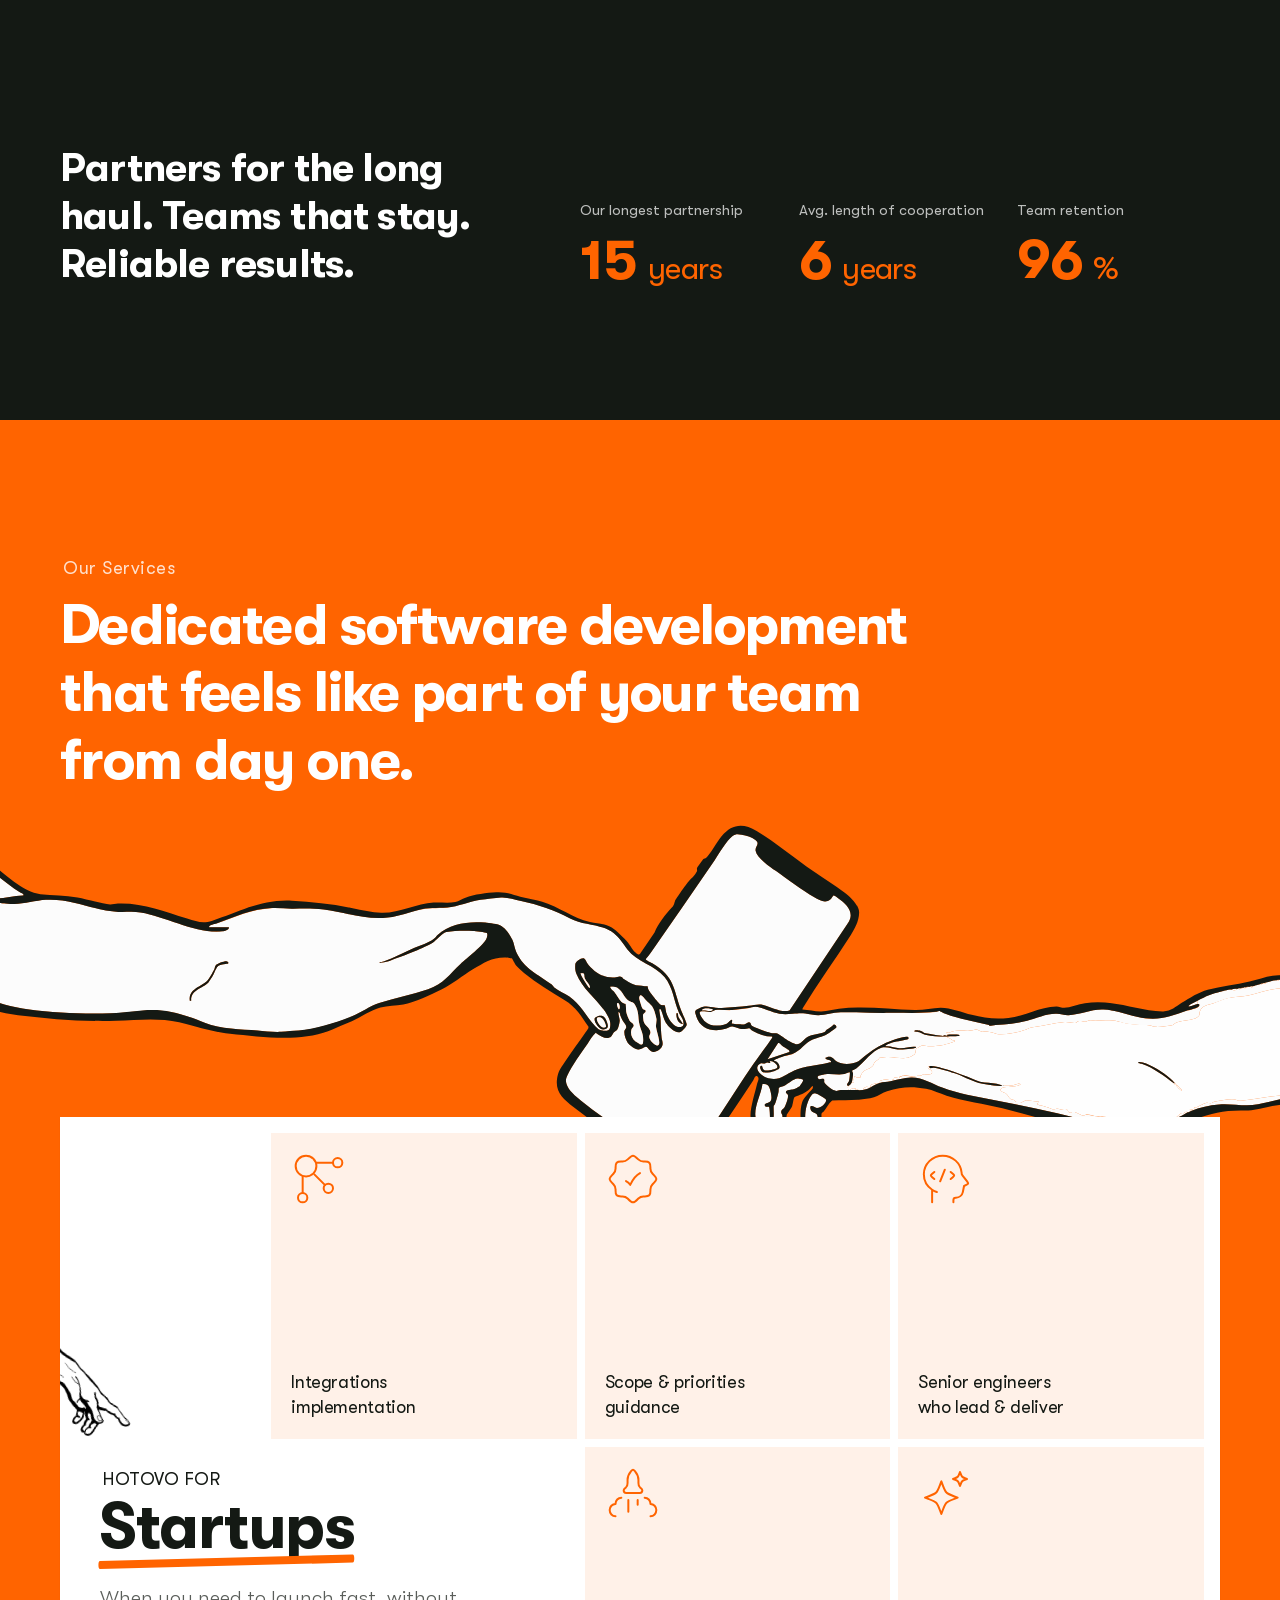
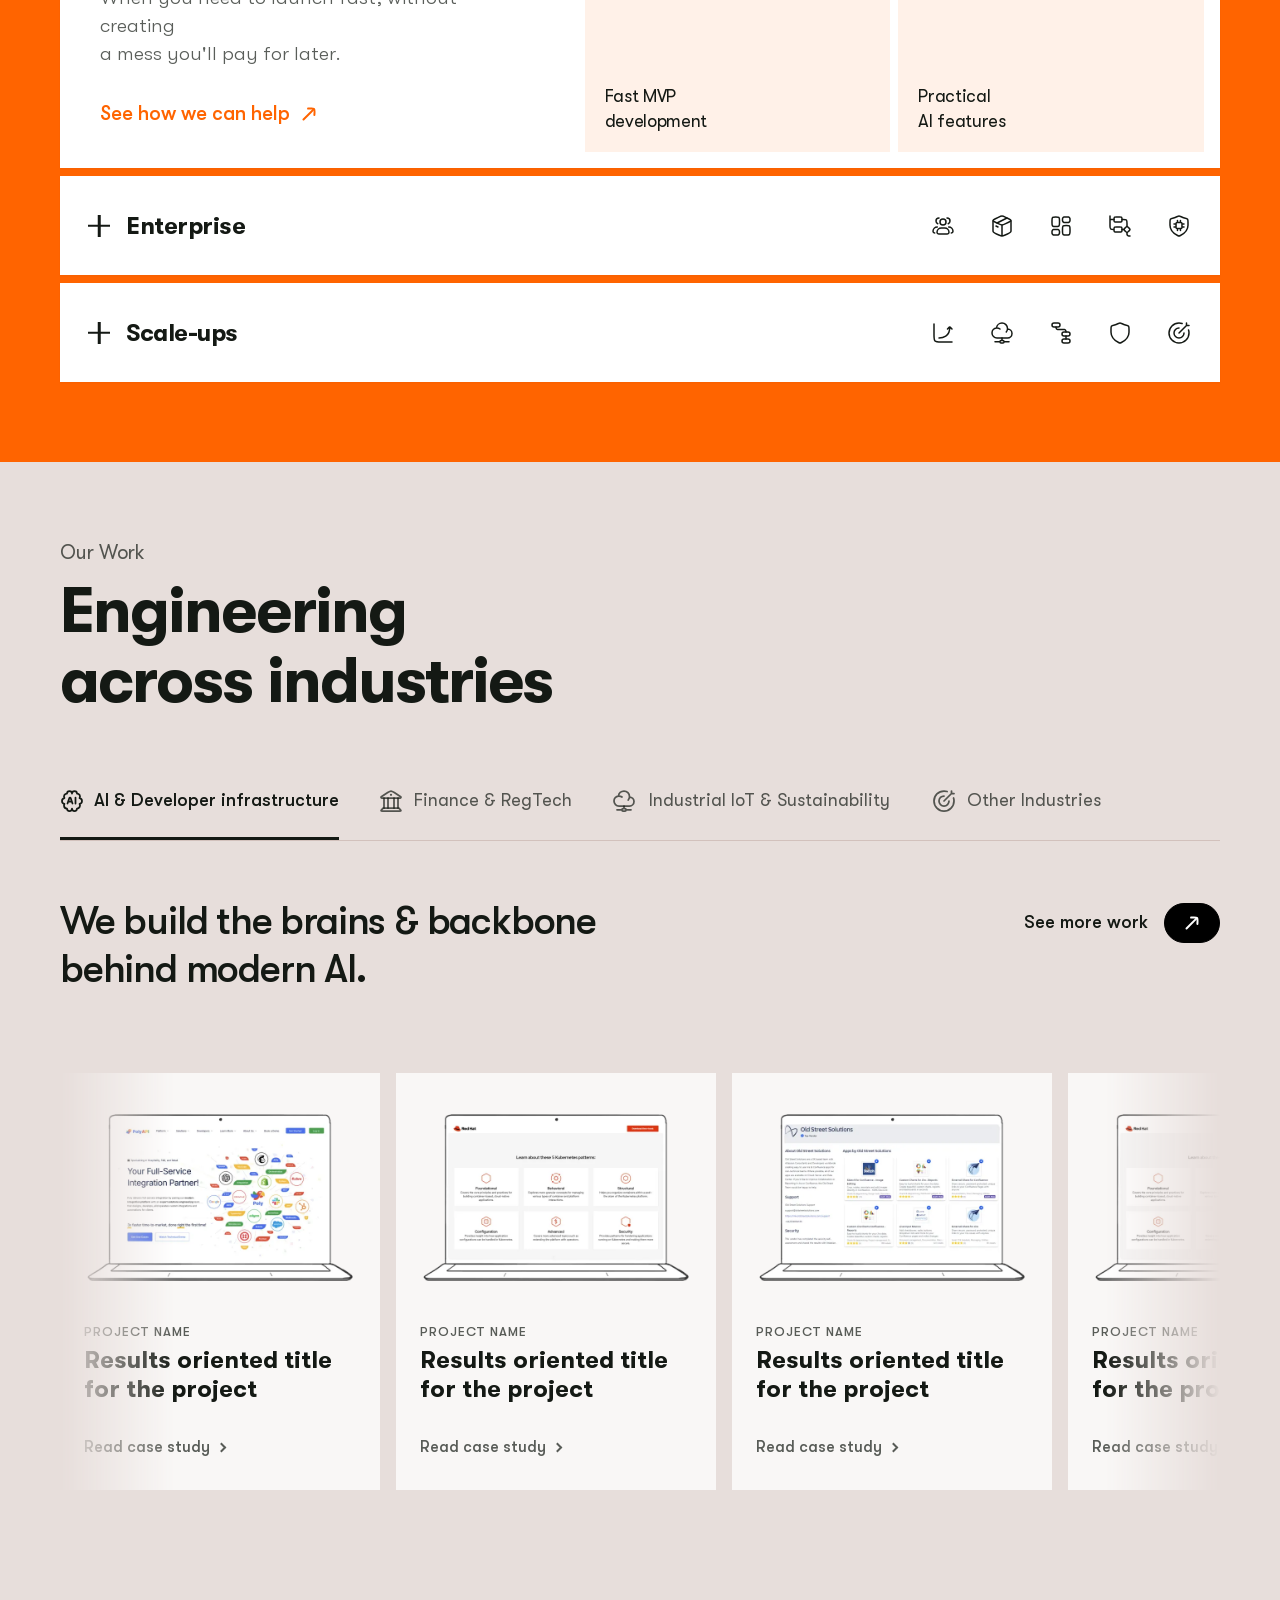
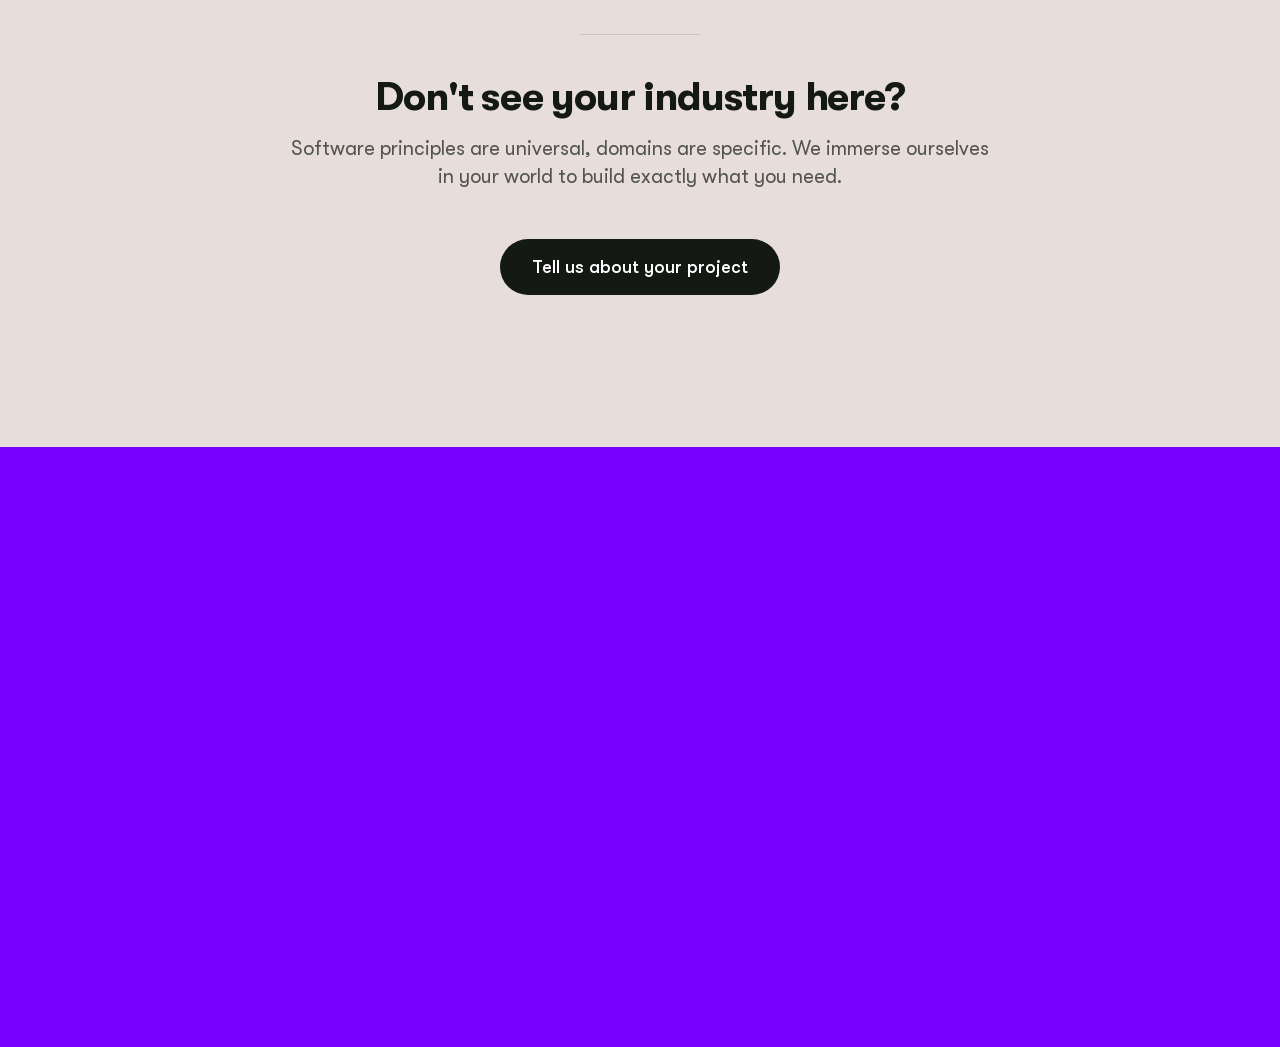
<file: index.html>
<!DOCTYPE html>
<html lang="en">

<head>
    <meta charset="UTF-8">
    <meta name="viewport" content="width=device-width, initial-scale=1.0">
    <title>Hotovo Web 2025 - Services</title>
    <link rel="stylesheet" href="styles.css">
    <link rel="preconnect" href="https://fonts.googleapis.com">
    <link rel="preconnect" href="https://fonts.gstatic.com" crossorigin>
    <link href="https://fonts.googleapis.com/css2?family=Inter:wght@300;400;500;700;800&display=swap" rel="stylesheet">
</head>

<body>
    <section class="hero">
        <div class="mobile-prototype-message">
            Prototype of this section is not optimized for mobile viewing
        </div>
        <div class="container hero-container">
            <div class="services-metrics" aria-label="Partnership metrics">
                <div class="metrics-copy">
                    <h3 class="metrics-headline">Partners for the long haul. Teams that stay. Reliable results.</h3>
                </div>
                <div class="metrics-grid">
                    <article class="metric-card">
                        <p class="metric-label">Our longest partnership</p>
                        <p class="metric-value">
                            <span class="count-up" data-target="15">1</span>
                            <span class="metric-unit">years</span>
                        </p>
                    </article>
                    <article class="metric-card">
                        <p class="metric-label">Avg. length of cooperation</p>
                        <p class="metric-value">
                            <span class="count-up" data-target="6">1</span>
                            <span class="metric-unit">years</span>
                        </p>
                    </article>
                    <article class="metric-card">
                        <p class="metric-label">Team retention</p>
                        <p class="metric-value">
                            <span class="count-up" data-target="96">1</span>
                            <span class="metric-unit">%</span>
                        </p>
                    </article>
                </div>
            </div>
        </div>
    </section>

    <section class="services-section" id="services-section" data-theme="orange">
        <div class="mobile-prototype-message">
            Prototype of this section is not optimized for mobile viewing
        </div>
        <div class="services-header-intro">
            <div class="container header-container">
                <div class="header-content">
                    <span class="eyebrow white">Our Services</span>
                    <h2 class="section-headline white">Dedicated software development that feels like part of your team
                        from day one.</h2>
                </div>
                <div class="header-visual">
                    <div class="hands-container">
                        <img src="assets/peaking-hands-vector.svg" alt="" class="hands-graphic">
                    </div>
                </div>
            </div>
        </div>
        <div class="container">
            <div class="services" id="services">
                <!-- Startups (expanded) -->
                <article class="service is-expanded" data-audience="startups" data-theme="orange">
                    <button class="service-header" aria-expanded="true">
                        <span class="service-header-title">
                            <span class="plus" aria-hidden="true"></span>
                            <span class="service-label">Startups</span>
                        </span>
                        <span class="service-icons" aria-hidden="true">
                            <span class="mini-tile"><i
                                    class="hgi hgi-stroke hgi-rounded hgi-chart-relationship"></i></span>
                            <span class="mini-tile"><i
                                    class="hgi hgi-stroke hgi-rounded hgi-checkmark-badge-01"></i></span>
                            <span class="mini-tile"><i class="hgi hgi-stroke hgi-rounded hgi-developer"></i></span>
                            <span class="mini-tile"><i class="hgi hgi-stroke hgi-rounded hgi-rocket-02"></i></span>
                            <span class="mini-tile"><i class="hgi hgi-stroke hgi-rounded hgi-ai-magic"></i></span>
                        </span>
                    </button>
                    <div class="service-body">
                        <div class="service-grid">
                            <div class="service-intro">
                                <img class="hand" src="assets/hand.png" alt="">
                                <div class="eyebrow">HOTOVO FOR</div>
                                <h2 class="headline">
                                    Startups
                                    <svg class="stroke-svg" preserveAspectRatio="none" width="100%" height="100%"
                                        overflow="visible" viewBox="0 0 201.65 21.6503" fill="none"
                                        xmlns="http://www.w3.org/2000/svg">
                                        <path class="stroke-path" d="M0 12 L200 10" stroke="currentColor"
                                            stroke-width="2.5" stroke-linecap="round" />
                                    </svg>
                                </h2>
                                <p class="description">When you need to launch fast, without creating <br>a mess you'll
                                    pay for
                                    later.</p>
                                <a href="#" class="explore-btn">
                                    See how we can help
                                    <i class="hgi hgi-stroke hgi-rounded hgi-arrow-up-right-01"></i>
                                </a>
                            </div>
                            <div class="tile tile-1"><i
                                    class="hgi hgi-stroke hgi-rounded hgi-chart-relationship"></i><span>Integrations <br>
                                    implementation</span>
                            </div>
                            <div class="tile tile-2"><i
                                    class="hgi hgi-stroke hgi-rounded hgi-checkmark-badge-01"></i><span>Scope &amp;
                                    priorities <br>guidance</span></div>
                            <div class="tile tile-3"><i
                                    class="hgi hgi-stroke hgi-rounded hgi-developer"></i><span>Senior
                                    engineers <br>who lead &amp; deliver</span></div>
                            <div class="tile tile-4"><i class="hgi hgi-stroke hgi-rounded hgi-rocket-02"></i><span>Fast
                                    MVP <br>development</span></div>
                            <div class="tile tile-5"><i
                                    class="hgi hgi-stroke hgi-rounded hgi-ai-magic"></i><span>Practical <br>AI
                                    features</span></div>
                        </div>
                    </div>
                </article>

                <!-- Enterprise -->
                <article class="service" data-audience="enterprise" data-theme="blue">
                    <button class="service-header" aria-expanded="false">
                        <span class="service-header-title">
                            <span class="plus" aria-hidden="true"></span>
                            <span class="service-label">Enterprise</span>
                        </span>
                        <span class="service-icons" aria-hidden="true">
                            <span class="mini-tile"><i class="hgi hgi-stroke hgi-rounded hgi-user-group-03"></i></span>
                            <span class="mini-tile"><i class="hgi hgi-stroke hgi-rounded hgi-package"></i></span>
                            <span class="mini-tile"><i
                                    class="hgi hgi-stroke hgi-rounded hgi-dashboard-square-02"></i></span>
                            <span class="mini-tile"><i
                                    class="hgi hgi-stroke hgi-rounded hgi-workflow-square-01"></i></span>
                            <span class="mini-tile"><i class="hgi hgi-stroke hgi-rounded hgi-ai-security-01"></i></span>
                        </span>
                    </button>
                    <div class="service-body">
                        <div class="service-grid">
                            <div class="service-intro">
                                <img class="hand" src="assets/hand.png" alt="">
                                <div class="eyebrow">HOTOVO FOR</div>
                                <h2 class="headline">Enterprise<svg class="stroke-svg" preserveAspectRatio="none"
                                        width="100%" height="100%" overflow="visible" viewBox="0 0 201.65 21.6503"
                                        fill="none" xmlns="http://www.w3.org/2000/svg">
                                        <path class="stroke-path" d="M0 12 L200 10" stroke="currentColor"
                                            stroke-width="2.5" stroke-linecap="round" />
                                    </svg></h2>
                                <p class="description">When reliability, security, and change control matter as much as
                                    speed.</p>
                                <a href="#" class="explore-btn">See how we can help<i
                                        class="hgi hgi-stroke hgi-rounded hgi-arrow-up-right-01"></i></a>
                            </div>
                            <div class="tile tile-1"><i
                                    class="hgi hgi-stroke hgi-rounded hgi-user-group-03"></i><span>Experienced team
                                    who <br>owns the outcomes</span></div>
                            <div class="tile tile-2"><i
                                    class="hgi hgi-stroke hgi-rounded hgi-package"></i><span>Integrations <br>implementation</span>
                            </div>
                            <div class="tile tile-3"><i
                                    class="hgi hgi-stroke hgi-rounded hgi-dashboard-square-02"></i><span>Scope &amp;
                                    priorities <br>guidance</span></div>
                            <div class="tile tile-4"><i
                                    class="hgi hgi-stroke hgi-rounded hgi-workflow-square-01"></i><span>Automations
                                    &amp; manual <br>workflows optimization</span></div>
                            <div class="tile tile-5"><i
                                    class="hgi hgi-stroke hgi-rounded hgi-ai-security-01"></i><span>Reliable &
                                    measurable <br>AI features</span></div>
                        </div>
                    </div>
                </article>

                <!-- Scale-ups -->
                <article class="service" data-audience="scale-ups" data-theme="yellow">
                    <button class="service-header" aria-expanded="false">
                        <span class="service-header-title">
                            <span class="plus" aria-hidden="true"></span>
                            <span class="service-label">Scale-ups</span>
                        </span>
                        <span class="service-icons" aria-hidden="true">
                            <span class="mini-tile"><i class="hgi hgi-stroke hgi-rounded hgi-chart-increase"></i></span>
                            <span class="mini-tile"><i class="hgi hgi-stroke hgi-rounded hgi-cloud-server"></i></span>
                            <span class="mini-tile"><i
                                    class="hgi hgi-stroke hgi-rounded hgi-workflow-square-02"></i></span>
                            <span class="mini-tile"><i class="hgi hgi-stroke hgi-rounded hgi-shield-01"></i></span>
                            <span class="mini-tile"><i class="hgi hgi-stroke hgi-rounded hgi-target-01"></i></span>
                        </span>
                    </button>
                    <div class="service-body">
                        <div class="service-grid">
                            <div class="service-intro">
                                <img class="hand" src="assets/hand.png" alt="">
                                <div class="eyebrow">HOTOVO FOR</div>
                                <h2 class="headline">Scale-ups<svg class="stroke-svg" preserveAspectRatio="none"
                                        width="100%" height="100%" overflow="visible" viewBox="0 0 201.65 21.6503"
                                        fill="none" xmlns="http://www.w3.org/2000/svg">
                                        <path class="stroke-path" d="M0 12 L200 10" stroke="currentColor"
                                            stroke-width="2.5" stroke-linecap="round" />
                                    </svg></h2>
                                <p class="description">When shipping fast is the job, and your systems are starting to
                                    fight back.</p>
                                <a href="#" class="explore-btn">See how we can help<i
                                        class="hgi hgi-stroke hgi-rounded hgi-arrow-up-right-01"></i></a>
                            </div>
                            <div class="tile tile-1"><i
                                    class="hgi hgi-stroke hgi-rounded hgi-chart-increase"></i><span>Growth-ready <br>architecture</span>
                            </div>
                            <div class="tile tile-2"><i
                                    class="hgi hgi-stroke hgi-rounded hgi-cloud-server"></i><span>Cloud
                                    scaling <br>&amp; reliability</span></div>
                            <div class="tile tile-3"><i
                                    class="hgi hgi-stroke hgi-rounded hgi-workflow-square-02"></i><span>Automation
                                    of <br>internal workflows</span></div>
                            <div class="tile tile-4"><i
                                    class="hgi hgi-stroke hgi-rounded hgi-shield-01"></i><span>Security
                                    &amp; <br>observability</span></div>
                            <div class="tile tile-5"><i class="hgi hgi-stroke hgi-rounded hgi-target-01"></i><span>Focus
                                    on what
                                    moves the needle</span></div>
                        </div>
                    </div>
                </article>
            </div>
        </div>
    </section>

    <section class="our-work" id="our-work">
        <div class="container">
            <div class="ow-header">
                <span class="ow-eyebrow">Our Work</span>
                <h2 class="ow-headline">Engineering  <br>across industries</h2>
            </div>

            <div class="ow-tabs" id="ow-tabs">
                <div class="ow-tablist" role="tablist" aria-label="Industries">
                    <button class="ow-tab is-active" role="tab" aria-selected="true" data-tab="ai">
                        <i class="hgi hgi-stroke hgi-rounded hgi-ai-brain-03"></i>
                        <span class="ow-tab-text">AI &amp; Developer infrastructure</span>
                    </button>
                    <button class="ow-tab" role="tab" aria-selected="false" data-tab="finance">
                        <i class="hgi hgi-stroke hgi-rounded hgi-bank"></i>
                        <span class="ow-tab-text">Finance &amp; RegTech</span>
                    </button>
                    <button class="ow-tab" role="tab" aria-selected="false" data-tab="iot">
                        <i class="hgi hgi-stroke hgi-rounded hgi-cloud-server"></i>
                        <span class="ow-tab-text">Industrial IoT &amp; Sustainability</span>
                    </button>
                    <button class="ow-tab" role="tab" aria-selected="false" data-tab="other">
                        <i class="hgi hgi-stroke hgi-rounded hgi-target-01"></i>
                        <span class="ow-tab-text">Other Industries</span>
                    </button>
                </div>

                <div class="ow-panels">
                    <!-- AI & Developer infrastructure -->
                    <article class="ow-panel is-active is-open" data-panel="ai">
                        <button class="ow-acc-header" aria-expanded="true">
                            <span class="ow-acc-label">
                                <i class="hgi hgi-stroke hgi-rounded hgi-ai-brain-03"></i>
                                AI &amp; Developer infrastructure
                            </span>
                            <i class="hgi hgi-stroke hgi-rounded hgi-arrow-down-01 ow-chevron" aria-hidden="true"></i>
                        </button>
                        <div class="ow-panel-body">
                            <div class="ow-panel-inner">
                                <div class="ow-intro">
                                    <h3 class="ow-panel-headline">We build the brains &amp; backbone behind modern
                                        AI.</h3>
                                    <a href="#" class="ow-more">
                                        <span class="ow-more-text">See more work</span>
                                        <span class="ow-more-icon" aria-hidden="true"><i
                                                class="hgi hgi-stroke hgi-rounded hgi-arrow-up-right-01"></i></span>
                                    </a>
                                </div>
                                <div class="ow-cases">
                                    <div class="ow-cases-track">
                                        <article class="ow-case">
                                            <div class="ow-case-img"><img
                                                    src="assets/29e1e9ddd5b01254cb7e720c41a510b2233be02a.png" alt="">
                                            </div>
                                            <div class="ow-case-text">
                                                <p class="ow-case-project">Project name</p>
                                                <p class="ow-case-title">Results oriented title for the project</p>
                                            </div>
                                            <a href="#" class="ow-case-link">Read case study <span class="ow-arrow"
                                                    aria-hidden="true"></span></a>
                                        </article>
                                        <article class="ow-case">
                                            <div class="ow-case-img"><img
                                                    src="assets/31ba2fbf2a673667870e6e8d8689b18815321637.png" alt="">
                                            </div>
                                            <div class="ow-case-text">
                                                <p class="ow-case-project">Project name</p>
                                                <p class="ow-case-title">Results oriented title for the project</p>
                                            </div>
                                            <a href="#" class="ow-case-link">Read case study <span class="ow-arrow"
                                                    aria-hidden="true"></span></a>
                                        </article>
                                        <article class="ow-case">
                                            <div class="ow-case-img"><img
                                                    src="assets/ac59b7228b6a769c0820e28e3aaf03d7cc4a826c.png" alt="">
                                            </div>
                                            <div class="ow-case-text">
                                                <p class="ow-case-project">Project name</p>
                                                <p class="ow-case-title">Results oriented title for the project</p>
                                            </div>
                                            <a href="#" class="ow-case-link">Read case study <span class="ow-arrow"
                                                    aria-hidden="true"></span></a>
                                        </article>
                                        <article class="ow-case">
                                            <div class="ow-case-img"><img
                                                    src="assets/31ba2fbf2a673667870e6e8d8689b18815321637.png" alt="">
                                            </div>
                                            <div class="ow-case-text">
                                                <p class="ow-case-project">Project name</p>
                                                <p class="ow-case-title">Results oriented title for the project</p>
                                            </div>
                                            <a href="#" class="ow-case-link">Read case study <span class="ow-arrow"
                                                    aria-hidden="true"></span></a>
                                        </article>
                                        <article class="ow-case">
                                            <div class="ow-case-img"><img
                                                    src="assets/ac59b7228b6a769c0820e28e3aaf03d7cc4a826c.png" alt="">
                                            </div>
                                            <div class="ow-case-text">
                                                <p class="ow-case-project">Project name</p>
                                                <p class="ow-case-title">Results oriented title for the project</p>
                                            </div>
                                            <a href="#" class="ow-case-link">Read case study <span class="ow-arrow"
                                                    aria-hidden="true"></span></a>
                                        </article>
                                        <article class="ow-case">
                                            <div class="ow-case-img"><img
                                                    src="assets/29e1e9ddd5b01254cb7e720c41a510b2233be02a.png" alt="">
                                            </div>
                                            <div class="ow-case-text">
                                                <p class="ow-case-project">Project name</p>
                                                <p class="ow-case-title">Results oriented title for the project</p>
                                            </div>
                                            <a href="#" class="ow-case-link">Read case study <span class="ow-arrow"
                                                    aria-hidden="true"></span></a>
                                        </article>
                                    </div>
                                </div>
                            </div>
                        </div>
                    </article>

                    <!-- Finance & RegTech -->
                    <article class="ow-panel" data-panel="finance">
                        <button class="ow-acc-header" aria-expanded="false">
                            <span class="ow-acc-label">
                                <i class="hgi hgi-stroke hgi-rounded hgi-bank"></i>
                                Finance &amp; RegTech
                            </span>
                            <i class="hgi hgi-stroke hgi-rounded hgi-arrow-down-01 ow-chevron" aria-hidden="true"></i>
                        </button>
                        <div class="ow-panel-body">
                            <div class="ow-panel-inner">
                                <div class="ow-intro">
                                    <h3 class="ow-panel-headline">We modernize financial systems without freezing your
                                        business logic.</h3>
                                    <a href="#" class="ow-more">
                                        <span class="ow-more-text">See more work</span>
                                        <span class="ow-more-icon" aria-hidden="true"><i
                                                class="hgi hgi-stroke hgi-rounded hgi-arrow-up-right-01"></i></span>
                                    </a>
                                </div>
                                <div class="ow-cases">
                                    <div class="ow-cases-track">
                                        <article class="ow-case">
                                            <div class="ow-case-img"><img
                                                    src="assets/31ba2fbf2a673667870e6e8d8689b18815321637.png" alt="">
                                            </div>
                                            <div class="ow-case-text">
                                                <p class="ow-case-project">Project name</p>
                                                <p class="ow-case-title">Results oriented title for the project</p>
                                            </div>
                                            <a href="#" class="ow-case-link">Read case study <span class="ow-arrow"
                                                    aria-hidden="true"></span></a>
                                        </article>
                                        <article class="ow-case">
                                            <div class="ow-case-img"><img
                                                    src="assets/ac59b7228b6a769c0820e28e3aaf03d7cc4a826c.png" alt="">
                                            </div>
                                            <div class="ow-case-text">
                                                <p class="ow-case-project">Project name</p>
                                                <p class="ow-case-title">Results oriented title for the project</p>
                                            </div>
                                            <a href="#" class="ow-case-link">Read case study <span class="ow-arrow"
                                                    aria-hidden="true"></span></a>
                                        </article>
                                        <article class="ow-case">
                                            <div class="ow-case-img"><img
                                                    src="assets/29e1e9ddd5b01254cb7e720c41a510b2233be02a.png" alt="">
                                            </div>
                                            <div class="ow-case-text">
                                                <p class="ow-case-project">Project name</p>
                                                <p class="ow-case-title">Results oriented title for the project</p>
                                            </div>
                                            <a href="#" class="ow-case-link">Read case study <span class="ow-arrow"
                                                    aria-hidden="true"></span></a>
                                        </article>
                                        <article class="ow-case">
                                            <div class="ow-case-img"><img
                                                    src="assets/ac59b7228b6a769c0820e28e3aaf03d7cc4a826c.png" alt="">
                                            </div>
                                            <div class="ow-case-text">
                                                <p class="ow-case-project">Project name</p>
                                                <p class="ow-case-title">Results oriented title for the project</p>
                                            </div>
                                            <a href="#" class="ow-case-link">Read case study <span class="ow-arrow"
                                                    aria-hidden="true"></span></a>
                                        </article>
                                        <article class="ow-case">
                                            <div class="ow-case-img"><img
                                                    src="assets/29e1e9ddd5b01254cb7e720c41a510b2233be02a.png" alt="">
                                            </div>
                                            <div class="ow-case-text">
                                                <p class="ow-case-project">Project name</p>
                                                <p class="ow-case-title">Results oriented title for the project</p>
                                            </div>
                                            <a href="#" class="ow-case-link">Read case study <span class="ow-arrow"
                                                    aria-hidden="true"></span></a>
                                        </article>
                                        <article class="ow-case">
                                            <div class="ow-case-img"><img
                                                    src="assets/31ba2fbf2a673667870e6e8d8689b18815321637.png" alt="">
                                            </div>
                                            <div class="ow-case-text">
                                                <p class="ow-case-project">Project name</p>
                                                <p class="ow-case-title">Results oriented title for the project</p>
                                            </div>
                                            <a href="#" class="ow-case-link">Read case study <span class="ow-arrow"
                                                    aria-hidden="true"></span></a>
                                        </article>
                                    </div>
                                </div>
                            </div>
                        </div>
                    </article>

                    <!-- Industrial IoT & Sustainability -->
                    <article class="ow-panel" data-panel="iot">
                        <button class="ow-acc-header" aria-expanded="false">
                            <span class="ow-acc-label">
                                <i class="hgi hgi-stroke hgi-rounded hgi-cloud-server"></i>
                                Industrial IoT &amp; Sustainability
                            </span>
                            <i class="hgi hgi-stroke hgi-rounded hgi-arrow-down-01 ow-chevron" aria-hidden="true"></i>
                        </button>
                        <div class="ow-panel-body">
                            <div class="ow-panel-inner">
                                <div class="ow-intro">
                                    <h3 class="ow-panel-headline">We engineer hardware-native, offline-first
                                        applications bridging digital with the real world.</h3>
                                    <a href="#" class="ow-more">
                                        <span class="ow-more-text">See more work</span>
                                        <span class="ow-more-icon" aria-hidden="true"><i
                                                class="hgi hgi-stroke hgi-rounded hgi-arrow-up-right-01"></i></span>
                                    </a>
                                </div>
                                <div class="ow-cases">
                                    <div class="ow-cases-track">
                                        <article class="ow-case">
                                            <div class="ow-case-img"><img
                                                    src="assets/ac59b7228b6a769c0820e28e3aaf03d7cc4a826c.png" alt="">
                                            </div>
                                            <div class="ow-case-text">
                                                <p class="ow-case-project">Project name</p>
                                                <p class="ow-case-title">Results oriented title for the project</p>
                                            </div>
                                            <a href="#" class="ow-case-link">Read case study <span class="ow-arrow"
                                                    aria-hidden="true"></span></a>
                                        </article>
                                        <article class="ow-case">
                                            <div class="ow-case-img"><img
                                                    src="assets/29e1e9ddd5b01254cb7e720c41a510b2233be02a.png" alt="">
                                            </div>
                                            <div class="ow-case-text">
                                                <p class="ow-case-project">Project name</p>
                                                <p class="ow-case-title">Results oriented title for the project</p>
                                            </div>
                                            <a href="#" class="ow-case-link">Read case study <span class="ow-arrow"
                                                    aria-hidden="true"></span></a>
                                        </article>
                                        <article class="ow-case">
                                            <div class="ow-case-img"><img
                                                    src="assets/31ba2fbf2a673667870e6e8d8689b18815321637.png" alt="">
                                            </div>
                                            <div class="ow-case-text">
                                                <p class="ow-case-project">Project name</p>
                                                <p class="ow-case-title">Results oriented title for the project</p>
                                            </div>
                                            <a href="#" class="ow-case-link">Read case study <span class="ow-arrow"
                                                    aria-hidden="true"></span></a>
                                        </article>
                                        <article class="ow-case">
                                            <div class="ow-case-img"><img
                                                    src="assets/29e1e9ddd5b01254cb7e720c41a510b2233be02a.png" alt="">
                                            </div>
                                            <div class="ow-case-text">
                                                <p class="ow-case-project">Project name</p>
                                                <p class="ow-case-title">Results oriented title for the project</p>
                                            </div>
                                            <a href="#" class="ow-case-link">Read case study <span class="ow-arrow"
                                                    aria-hidden="true"></span></a>
                                        </article>
                                        <article class="ow-case">
                                            <div class="ow-case-img"><img
                                                    src="assets/31ba2fbf2a673667870e6e8d8689b18815321637.png" alt="">
                                            </div>
                                            <div class="ow-case-text">
                                                <p class="ow-case-project">Project name</p>
                                                <p class="ow-case-title">Results oriented title for the project</p>
                                            </div>
                                            <a href="#" class="ow-case-link">Read case study <span class="ow-arrow"
                                                    aria-hidden="true"></span></a>
                                        </article>
                                        <article class="ow-case">
                                            <div class="ow-case-img"><img
                                                    src="assets/ac59b7228b6a769c0820e28e3aaf03d7cc4a826c.png" alt="">
                                            </div>
                                            <div class="ow-case-text">
                                                <p class="ow-case-project">Project name</p>
                                                <p class="ow-case-title">Results oriented title for the project</p>
                                            </div>
                                            <a href="#" class="ow-case-link">Read case study <span class="ow-arrow"
                                                    aria-hidden="true"></span></a>
                                        </article>
                                    </div>
                                </div>
                            </div>
                        </div>
                    </article>

                    <!-- Other Industries -->
                    <article class="ow-panel" data-panel="other">
                        <button class="ow-acc-header" aria-expanded="false">
                            <span class="ow-acc-label">
                                <i class="hgi hgi-stroke hgi-rounded hgi-target-01"></i>
                                Other Industries
                            </span>
                            <i class="hgi hgi-stroke hgi-rounded hgi-arrow-down-01 ow-chevron" aria-hidden="true"></i>
                        </button>
                        <div class="ow-panel-body">
                            <div class="ow-panel-inner">
                                <div class="ow-intro">
                                    <h3 class="ow-panel-headline">We deliver custom software development for unique
                                        industry workflows.</h3>
                                    <a href="#" class="ow-more">
                                        <span class="ow-more-text">See more work</span>
                                        <span class="ow-more-icon" aria-hidden="true"><i
                                                class="hgi hgi-stroke hgi-rounded hgi-arrow-up-right-01"></i></span>
                                    </a>
                                </div>
                                <div class="ow-cases">
                                    <div class="ow-cases-track">
                                        <article class="ow-case">
                                            <div class="ow-case-img"><img
                                                    src="assets/29e1e9ddd5b01254cb7e720c41a510b2233be02a.png" alt="">
                                            </div>
                                            <div class="ow-case-text">
                                                <p class="ow-case-project">Project name</p>
                                                <p class="ow-case-title">Results oriented title for the project</p>
                                            </div>
                                            <a href="#" class="ow-case-link">Read case study <span class="ow-arrow"
                                                    aria-hidden="true"></span></a>
                                        </article>
                                        <article class="ow-case">
                                            <div class="ow-case-img"><img
                                                    src="assets/ac59b7228b6a769c0820e28e3aaf03d7cc4a826c.png" alt="">
                                            </div>
                                            <div class="ow-case-text">
                                                <p class="ow-case-project">Project name</p>
                                                <p class="ow-case-title">Results oriented title for the project</p>
                                            </div>
                                            <a href="#" class="ow-case-link">Read case study <span class="ow-arrow"
                                                    aria-hidden="true"></span></a>
                                        </article>
                                        <article class="ow-case">
                                            <div class="ow-case-img"><img
                                                    src="assets/31ba2fbf2a673667870e6e8d8689b18815321637.png" alt="">
                                            </div>
                                            <div class="ow-case-text">
                                                <p class="ow-case-project">Project name</p>
                                                <p class="ow-case-title">Results oriented title for the project</p>
                                            </div>
                                            <a href="#" class="ow-case-link">Read case study <span class="ow-arrow"
                                                    aria-hidden="true"></span></a>
                                        </article>
                                        <article class="ow-case">
                                            <div class="ow-case-img"><img
                                                    src="assets/ac59b7228b6a769c0820e28e3aaf03d7cc4a826c.png" alt="">
                                            </div>
                                            <div class="ow-case-text">
                                                <p class="ow-case-project">Project name</p>
                                                <p class="ow-case-title">Results oriented title for the project</p>
                                            </div>
                                            <a href="#" class="ow-case-link">Read case study <span class="ow-arrow"
                                                    aria-hidden="true"></span></a>
                                        </article>
                                        <article class="ow-case">
                                            <div class="ow-case-img"><img
                                                    src="assets/31ba2fbf2a673667870e6e8d8689b18815321637.png" alt="">
                                            </div>
                                            <div class="ow-case-text">
                                                <p class="ow-case-project">Project name</p>
                                                <p class="ow-case-title">Results oriented title for the project</p>
                                            </div>
                                            <a href="#" class="ow-case-link">Read case study <span class="ow-arrow"
                                                    aria-hidden="true"></span></a>
                                        </article>
                                        <article class="ow-case">
                                            <div class="ow-case-img"><img
                                                    src="assets/29e1e9ddd5b01254cb7e720c41a510b2233be02a.png" alt="">
                                            </div>
                                            <div class="ow-case-text">
                                                <p class="ow-case-project">Project name</p>
                                                <p class="ow-case-title">Results oriented title for the project</p>
                                            </div>
                                            <a href="#" class="ow-case-link">Read case study <span class="ow-arrow"
                                                    aria-hidden="true"></span></a>
                                        </article>
                                    </div>
                                </div>
                            </div>
                        </div>
                    </article>
                </div>
            </div>

            <div class="ow-cta">
                <div class="ow-cta-divider"></div>
                <h2 class="ow-cta-headline">Don't see your industry here?</h2>
                <p class="ow-cta-text">Software principles are universal, domains are specific. We immerse
                    ourselves in your world to build exactly what you need.</p>
                <a href="#" class="ow-btn ow-btn-dark">Tell us about your project</a>
            </div>
        </div>
    </section>

    <section class="purple-section"></section>

    <script src="assets/hugeicons.js"></script>
    <script src="script.js"></script>
</body>

</html>
</file>
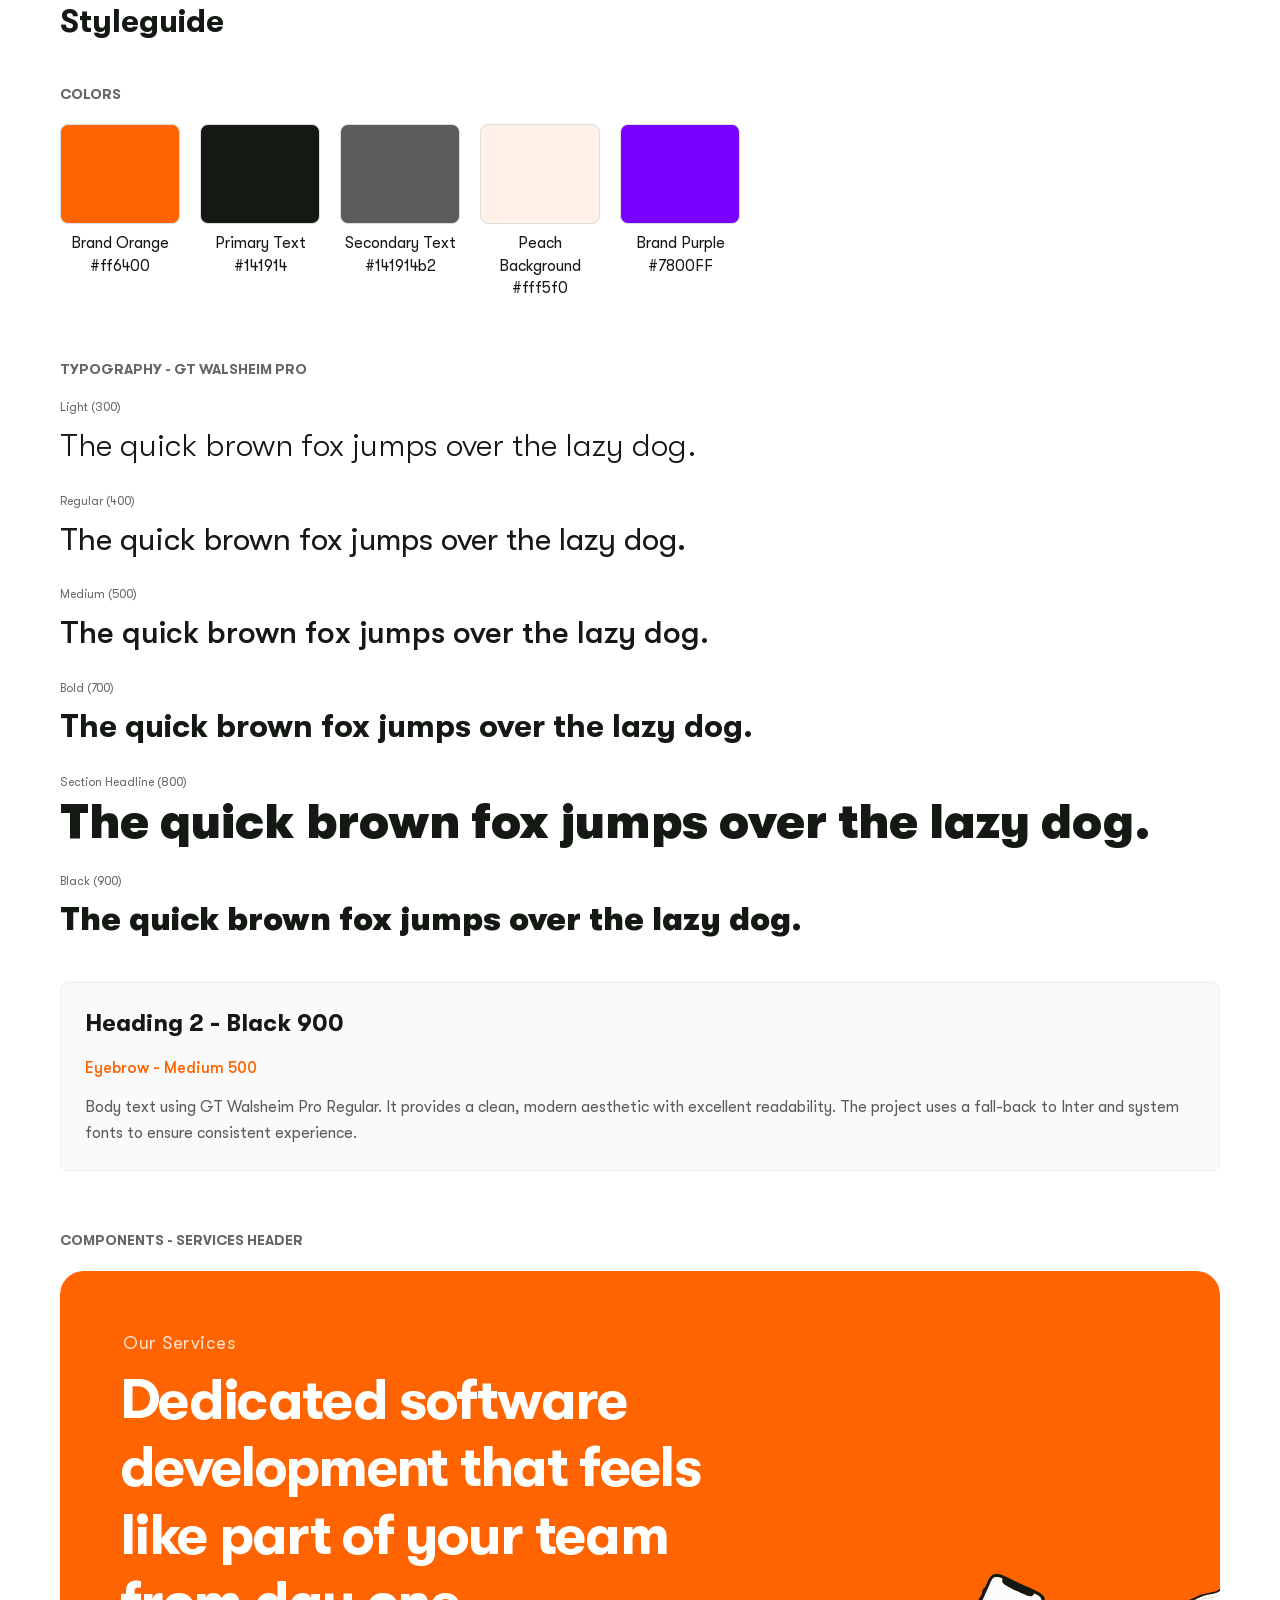
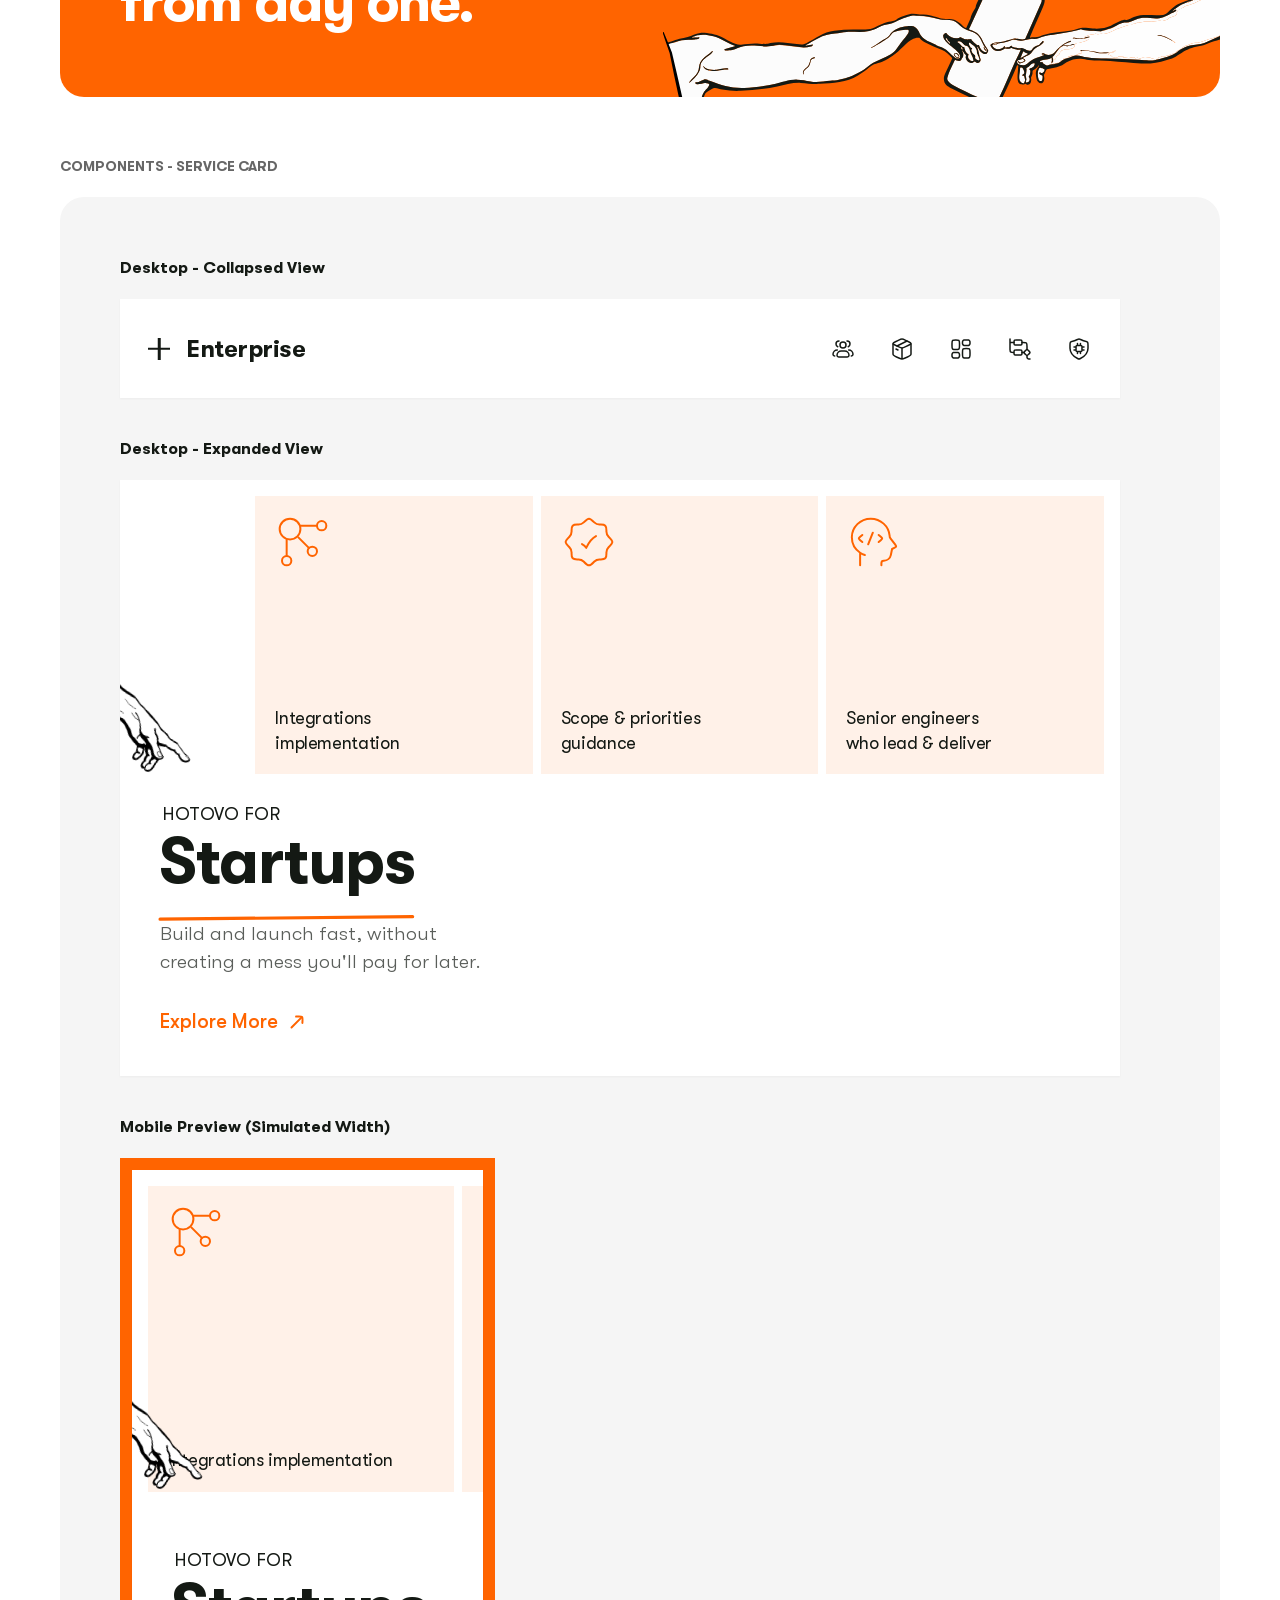
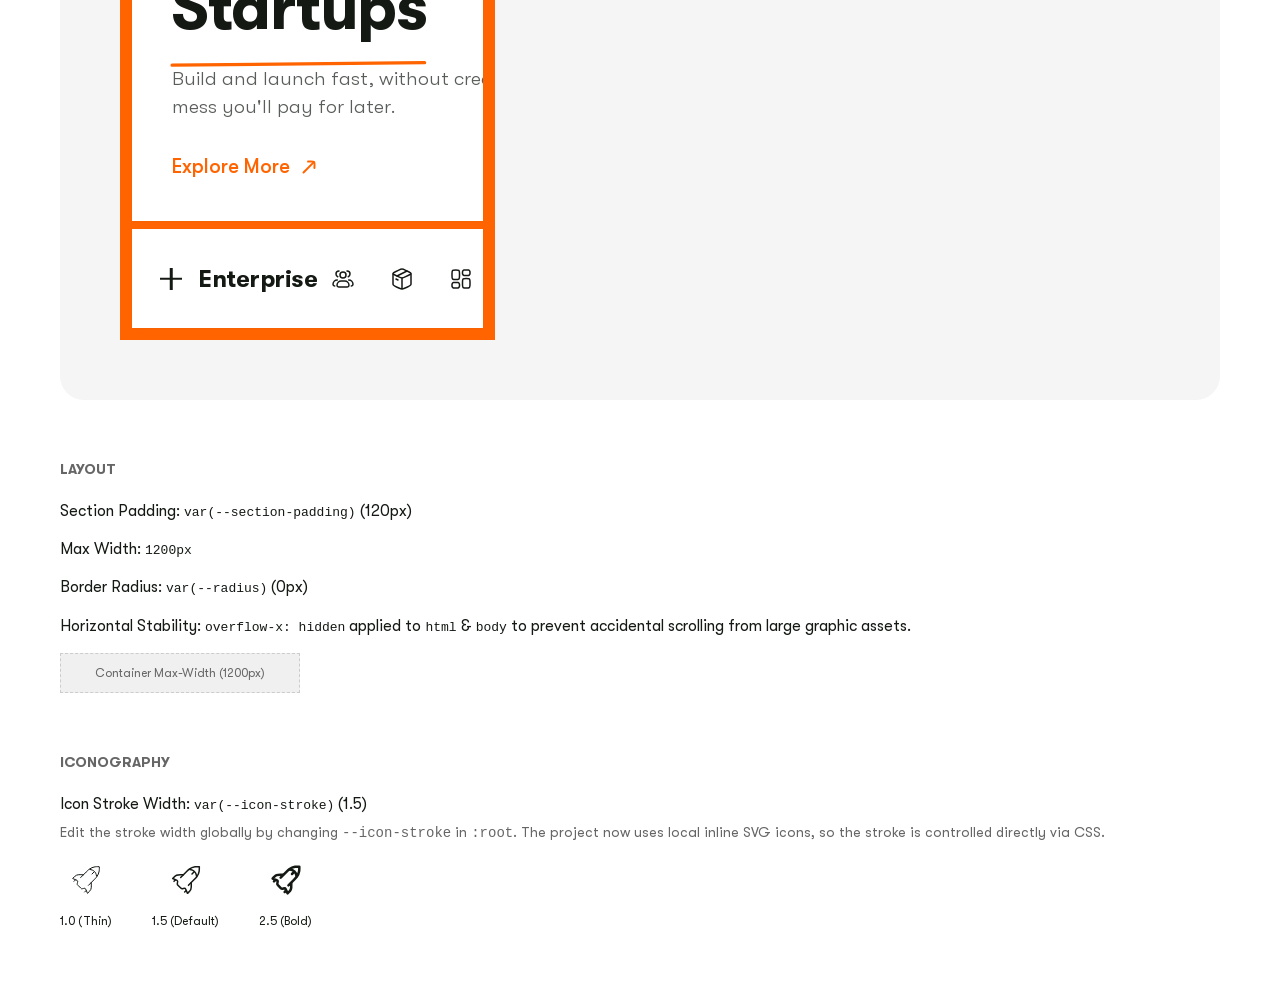
<file: styleguide.html>
<!DOCTYPE html>
<html lang="en">

<head>
    <meta charset="UTF-8">
    <meta name="viewport" content="width=device-width, initial-scale=1.0">
    <title>Styleguide - Hotovo Service Card</title>
    <link rel="stylesheet" href="styles.css">
    <style>
        .styleguide-section {
            margin-bottom: 60px;
        }

        .color-palette {
            display: flex;
            gap: 20px;
            margin-top: 20px;
        }

        .color-swatch {
            width: 120px;
            text-align: center;
        }

        .color-box {
            width: 100%;
            height: 100px;
            border-radius: 8px;
            border: 1px solid #ddd;
            margin-bottom: 8px;
        }

        .color-box.orange {
            background: var(--brand-orange);
        }

        .color-box.primary {
            background: var(--content-primary);
        }

        .color-box.secondary {
            background: var(--content-secondary);
        }

        .color-box.peach {
            background: var(--bg-peach);
        }

        .color-box.purple {
            background: var(--brand-purple);
        }

        .preview-container {
            background: #f5f5f5;
            padding: 60px;
            border-radius: 24px;
            display: flex;
            flex-direction: column;
            gap: 40px;
            align-items: center;
        }

        h1 {
            margin-bottom: 40px;
        }

        h3 {
            margin-bottom: 20px;
            color: #666;
            font-size: 14px;
            text-transform: uppercase;
        }
    </style>
</head>

<body>
    <div class="container">
        <h1>Styleguide</h1>

        <section class="styleguide-section">
            <h3>Colors</h3>
            <div class="color-palette">
                <div class="color-swatch">
                    <div class="color-box orange"></div>
                    <p>Brand Orange<br>#ff6400</p>
                </div>
                <div class="color-swatch">
                    <div class="color-box primary"></div>
                    <p>Primary Text<br>#141914</p>
                </div>
                <div class="color-swatch">
                    <div class="color-box secondary"></div>
                    <p>Secondary Text<br>#141914b2</p>
                </div>
                <div class="color-swatch">
                    <div class="color-box peach"></div>
                    <p>Peach Background<br>#fff5f0</p>
                </div>
                <div class="color-swatch">
                    <div class="color-box purple"></div>
                    <p>Brand Purple<br>#7800FF</p>
                </div>
            </div>
        </section>

        <section class="styleguide-section">
            <h3>Typography - GT Walsheim Pro</h3>
            <div style="margin-top: 20px; display: flex; flex-direction: column; gap: 24px;">
                <div>
                    <p style="font-size: 12px; color: #666; margin-bottom: 8px;">Light (300)</p>
                    <div style="font-weight: 300; font-size: 32px;">The quick brown fox jumps over the lazy dog.</div>
                </div>
                <div>
                    <p style="font-size: 12px; color: #666; margin-bottom: 8px;">Regular (400)</p>
                    <div style="font-weight: 400; font-size: 32px;">The quick brown fox jumps over the lazy dog.</div>
                </div>
                <div>
                    <p style="font-size: 12px; color: #666; margin-bottom: 8px;">Medium (500)</p>
                    <div style="font-weight: 500; font-size: 32px;">The quick brown fox jumps over the lazy dog.</div>
                </div>
                <div>
                    <p style="font-size: 12px; color: #666; margin-bottom: 8px;">Bold (700)</p>
                    <div style="font-weight: 700; font-size: 32px;">The quick brown fox jumps over the lazy dog.</div>
                </div>
                <div>
                    <p style="font-size: 12px; color: #666; margin-bottom: 8px;">Section Headline (800)</p>
                    <div style="font-weight: 800; font-size: 48px; line-height: 1.05;">The quick brown fox jumps over the lazy dog.</div>
                </div>
                <div>
                    <p style="font-size: 12px; color: #666; margin-bottom: 8px;">Black (900)</p>
                    <div style="font-weight: 900; font-size: 32px;">The quick brown fox jumps over the lazy dog.</div>
                </div>
            </div>

            <div style="margin-top: 40px; padding: 24px; background: #fafafa; border-radius: 8px; border: 1px solid #eee;">
                <h2 style="margin-bottom: 16px;">Heading 2 - Black 900</h2>
                <h4 style="margin-bottom: 16px; font-weight: 500; color: var(--brand-orange);">Eyebrow - Medium 500</h4>
                <p style="line-height: 1.6; color: var(--content-secondary);">
                    Body text using GT Walsheim Pro Regular. It provides a clean, modern aesthetic with excellent readability. 
                    The project uses a fall-back to Inter and system fonts to ensure consistent experience.
                </p>
            </div>
        </section>

        <section class="styleguide-section">
            <h3>Components - Services Header</h3>
            <div style="background: var(--brand-orange); padding: 60px; border-radius: 24px; overflow: hidden; position: relative;">
                <div style="max-width: 600px; position: relative; z-index: 2;">
                    <span class="eyebrow white">Our Services</span>
                    <h2 class="section-headline white">Dedicated software development that feels like part of your team from day one.</h2>
                </div>
                <div style="position: absolute; right: -50px; bottom: -20px; opacity: 1; transform: rotate(-10deg);">
                    <img src="assets/peaking-hands-vector.svg" alt="" style="width: 600px;">
                </div>
            </div>
        </section>

        <section class="styleguide-section">
            <h3>Components - Service Card</h3>
            <div class="preview-container">
                <div style="width: 100%;">
                    <h4 style="margin-bottom: 20px;">Desktop - Collapsed View</h4>
                    <article class="service" data-audience="enterprise" data-theme="blue" style="max-width: 1000px;">
                        <button class="service-header" aria-expanded="false">
                            <span class="service-header-title">
                                <span class="plus" aria-hidden="true"></span>
                                <span class="service-label">Enterprise</span>
                            </span>
                            <span class="service-icons" aria-hidden="true">
                                <span class="mini-tile"><i class="hgi hgi-stroke hgi-rounded hgi-user-group-03"></i></span>
                                <span class="mini-tile"><i class="hgi hgi-stroke hgi-rounded hgi-package"></i></span>
                                <span class="mini-tile"><i class="hgi hgi-stroke hgi-rounded hgi-dashboard-square-02"></i></span>
                                <span class="mini-tile"><i class="hgi hgi-stroke hgi-rounded hgi-workflow-square-01"></i></span>
                                <span class="mini-tile"><i class="hgi hgi-stroke hgi-rounded hgi-ai-security-01"></i></span>
                            </span>
                        </button>
                    </article>
                </div>

                <div style="width: 100%;">
                    <h4 style="margin-bottom: 20px;">Desktop - Expanded View</h4>
                    <article class="service is-expanded" data-audience="startups" data-theme="orange" style="max-width: 1000px;">
                        <div class="service-body">
                            <div class="service-grid">
                                <div class="service-intro">
                                    <img class="hand" src="assets/hand.png" alt="">
                                    <div class="eyebrow">HOTOVO FOR</div>
                                    <h2 class="headline">Startups<svg class="stroke-svg" viewBox="0 0 201.65 21.6503"><path class="stroke-path" d="M0 12 L200 10" stroke="currentColor" stroke-width="2.5" stroke-linecap="round" /></svg></h2>
                                    <p class="description">Build and launch fast, without creating a mess you'll pay for later.</p>
                                    <a href="#" class="explore-btn">Explore More <i class="hgi hgi-stroke hgi-rounded hgi-arrow-up-right-01"></i></a>
                                </div>
                                <div class="tile tile-1"><i class="hgi hgi-stroke hgi-rounded hgi-chart-relationship"></i><span>Integrations<br>implementation</span></div>
                                <div class="tile tile-2"><i class="hgi hgi-stroke hgi-rounded hgi-checkmark-badge-01"></i><span>Scope &amp; priorities<br>guidance</span></div>
                                <div class="tile tile-3"><i class="hgi hgi-stroke hgi-rounded hgi-developer"></i><span>Senior engineers<br>who lead &amp; deliver</span></div>
                            </div>
                        </div>
                    </article>
                </div>

                <div style="width: 100%;">
                    <h4 style="margin-bottom: 20px;">Mobile Preview (Simulated Width)</h4>
                    <div style="max-width: 375px; background: #ff6400; padding: 12px; border-radius: 0;">
                        <article class="service is-expanded" data-audience="startups" data-theme="orange">
                            <div class="service-body">
                                <div class="service-grid">
                                    <div class="service-intro">
                                        <img class="hand" src="assets/hand.png" alt="">
                                        <div class="eyebrow">HOTOVO FOR</div>
                                        <h2 class="headline">Startups<svg class="stroke-svg" viewBox="0 0 201.65 21.6503"><path class="stroke-path" d="M0 12 L200 10" stroke="currentColor" stroke-width="2.5" stroke-linecap="round" /></svg></h2>
                                        <p class="description">Build and launch fast, without creating a mess you'll pay for later.</p>
                                        <a href="#" class="explore-btn">Explore More <i class="hgi hgi-stroke hgi-rounded hgi-arrow-up-right-01"></i></a>
                                    </div>
                                    <div class="tile"><i class="hgi hgi-stroke hgi-rounded hgi-chart-relationship"></i><span>Integrations implementation</span></div>
                                    <div class="tile"><i class="hgi hgi-stroke hgi-rounded hgi-checkmark-badge-01"></i><span>Scope &amp; priorities guidance</span></div>
                                    <div class="tile"><i class="hgi hgi-stroke hgi-rounded hgi-developer"></i><span>Senior engineers who lead &amp; deliver</span></div>
                                </div>
                            </div>
                        </article>
                        
                        <article class="service" data-audience="enterprise" data-theme="blue" style="margin-top: 8px;">
                            <button class="service-header" aria-expanded="false">
                                <span class="service-header-title">
                                    <span class="plus" aria-hidden="true"></span>
                                    <span class="service-label">Enterprise</span>
                                </span>
                                <span class="service-icons" aria-hidden="true">
                                    <span class="mini-tile"><i class="hgi hgi-stroke hgi-rounded hgi-user-group-03"></i></span>
                                    <span class="mini-tile"><i class="hgi hgi-stroke hgi-rounded hgi-package"></i></span>
                                    <span class="mini-tile"><i class="hgi hgi-stroke hgi-rounded hgi-dashboard-square-02"></i></span>
                                </span>
                            </button>
                        </article>
                    </div>
                </div>
            </div>
        </section>
            <section class="styleguide-section">
                <h3>Layout</h3>
                <div style="margin-top: 20px; display: flex; flex-direction: column; gap: 16px;">
                    <p>Section Padding: <code>var(--section-padding)</code> (120px)</p>
                    <p>Max Width: <code>1200px</code></p>
                    <p>Border Radius: <code>var(--radius)</code> (0px)</p>
                    <p>Horizontal Stability: <code>overflow-x: hidden</code> applied to <code>html</code> &amp; <code>body</code> to prevent accidental scrolling from large graphic assets.</p>
                    <div
                        style="height: 40px; width: 240px; background: #f0f0f0; border: 1px dashed #ccc; border-radius: var(--radius); display: flex; align-items: center; justify-content: center; color: #666; font-size: 12px;">
                        Container Max-Width (1200px)
                    </div>
                </div>
            </section>

            <section class="styleguide-section">
                <h3>Iconography</h3>
                <div style="margin-top: 20px;">
                    <p>Icon Stroke Width: <code>var(--icon-stroke)</code> (1.5)</p>
                    <p style="font-size: 14px; color: #666; margin-top: 8px;">
                        Edit the stroke width globally by changing <code>--icon-stroke</code> in <code>:root</code>.
                        The project now uses local inline SVG icons, so the stroke is controlled directly via CSS.
                    </p>
                    <div style="display: flex; gap: 40px; margin-top: 20px; align-items: center;">
                        <div style="text-align: center;">
                            <div style="font-size: 32px;"><i class="hgi hgi-stroke hgi-rounded hgi-rocket" style="--icon-stroke: 1;"></i></div>
                            <p style="font-size: 12px; margin-top: 4px;">1.0 (Thin)</p>
                        </div>
                        <div style="text-align: center;">
                            <div style="font-size: 32px;"><i class="hgi hgi-stroke hgi-rounded hgi-rocket" style="--icon-stroke: 1.5;"></i></div>
                            <p style="font-size: 12px; margin-top: 4px;">1.5 (Default)</p>
                        </div>
                        <div style="text-align: center;">
                            <div style="font-size: 32px;"><i class="hgi hgi-stroke hgi-rounded hgi-rocket" style="--icon-stroke: 2.5;"></i></div>
                            <p style="font-size: 12px; margin-top: 4px;">2.5 (Bold)</p>
                        </div>
                    </div>
                </div>
            </section>
        </div>
        <script src="assets/hugeicons.js"></script>
    </body>

</html>
</file>
<file: styles.css>
@font-face {
    font-family: 'GT Walsheim Pro';
    src: url('./assets/font/%20GT%20Walsheim%20Pro%20-nolicense/GTWalsheimPro-Thin.ttf') format('truetype');
    font-weight: 100;
    font-style: normal;
}

@font-face {
    font-family: 'GT Walsheim Pro';
    src: url('./assets/font/%20GT%20Walsheim%20Pro%20-nolicense/GTWalsheimPro-Light.ttf') format('truetype');
    font-weight: 300;
    font-style: normal;
}

@font-face {
    font-family: 'GT Walsheim Pro';
    src: url('./assets/font/%20GT%20Walsheim%20Pro%20-nolicense/GTWalsheimPro-Regular.ttf') format('truetype');
    font-weight: 400;
    font-style: normal;
}

@font-face {
    font-family: 'GT Walsheim Pro';
    src: url('./assets/font/%20GT%20Walsheim%20Pro%20-nolicense/GTWalsheimPro-Medium.ttf') format('truetype');
    font-weight: 500;
    font-style: normal;
}

@font-face {
    font-family: 'GT Walsheim Pro';
    src: url('./assets/font/%20GT%20Walsheim%20Pro%20-nolicense/GTWalsheimPro-Bold.ttf') format('truetype');
    font-weight: 700;
    font-style: normal;
}

@font-face {
    font-family: 'GT Walsheim Pro';
    src: url('./assets/font/%20GT%20Walsheim%20Pro%20-nolicense/GTWalsheimPro-Black.ttf') format('truetype');
    font-weight: 900;
    font-style: normal;
}

@font-face {
    font-family: 'GT Walsheim Pro Ultra';
    src: url('./assets/font/%20GT%20Walsheim%20Pro%20-nolicense/GTWalsheimPro-UltraBold.ttf') format('truetype');
    font-weight: 800;
    font-style: normal;
}

:root {
    --brand-orange: #ff6400;
    --brand-purple: #7800FF;
    --content-primary: #141914;
    --content-secondary: rgba(20, 25, 20, 0.7);
    --bg-white: #ffffff;
    --bg-peach: #fff1e8;
    --bg-chip: #f3f3f3;
    --border: rgba(20, 25, 20, 0.08);
    --radius: 0px;
    --font: 'GT Walsheim Pro', system-ui, -apple-system, sans-serif;
    --font-display: 'GT Walsheim Pro Ultra', 'GT Walsheim Pro', 'Inter', system-ui, -apple-system, sans-serif;
    --section-padding: 120px;
    --icon-stroke: 2;
    --icon-stroke-small: 1.5;
}

* {
    margin: 0;
    padding: 0;
    box-sizing: border-box;
}

html,
body {
    margin: 0;
    padding: 0;
    overflow-x: hidden;
    width: 100%;
    position: relative;
}

body {
    font-family: var(--font);
    color: var(--content-primary);
    background: #ffffff;
    line-height: 1.4;
    -webkit-font-smoothing: antialiased;
    min-height: 100vh;
}

body,
button,
input,
textarea,
select {
    font-family: var(--font);
}

.hero {
    min-height: 420px;
    background: #141914;
    display: flex;
    align-items: center;
    padding: 80px 0 96px;
}

.hero-container {
    width: 100%;
}

.services-section {
    background: var(--section-bg, #ffffff);
    transition: background 0.5s ease;
    padding: var(--section-padding) 0 180px;
    padding-bottom: 80px;
}

.services-header-intro {
    padding-bottom: 20px;
    position: relative;
    overflow: visible;
}

.header-container {
    position: relative;
    z-index: 2;
}

.header-content {
    max-width: 900px;
    position: relative;
    z-index: 5;
    will-change: transform;
    padding-top: 16px;
}

.services-metrics {
    position: relative;
    z-index: 2;
    padding: 24px 0 0;
    display: flex;
    justify-content: space-between;
    align-items: flex-end;
    gap: 32px;
}

.metrics-copy {
    flex: 0 0 40%;
    max-width: 40%;
}

.metrics-kicker {
    font-family: var(--font);
    font-size: 13px;
    font-weight: 500;
    letter-spacing: 0.14em;
    text-transform: uppercase;
    color: rgba(255, 255, 255, 0.58);
    margin-bottom: 14px;
}

.metrics-headline {
    color: #ffffff;
    font-family: var(--font);
    font-size: 40px;
    line-height: 1.2;
    letter-spacing: -0.02em;
    font-weight: 600;
    margin: 0;
}

.metrics-grid {
    display: grid;
    grid-template-columns: repeat(3, minmax(0, 1fr));
    gap: 16px;
    align-items: end;
    flex: 0 0 60%;
    max-width: 640px;
}

.metric-card {
    min-height: 148px;
    display: flex;
    flex-direction: column;
    justify-content: flex-end;
}

.metric-label {
    color: rgba(255, 255, 255, 0.72);
    font-family: var(--font);
    font-size: 15px;
    line-height: 1.35;
    margin-bottom: 16px;
}

.metric-value {
    display: flex;
    align-items: baseline;
    gap: 10px;
    color: var(--brand-orange);
    font-family: var(--font);
    font-size: 56px;
    line-height: 0.92;
    letter-spacing: -0.01em;
    font-weight: 700;
}

.count-up {
    display: inline-block;
    min-width: 0em;
}

.metric-unit {
    font-size: 32px;
    font-weight: 400;
}

.eyebrow.white {
    color: rgba(255, 255, 255, 0.8);
}

.section-headline {
    font-family: var(--font);
    font-size: 48px;
    font-weight: 600;
    line-height: 1.05;
    letter-spacing: -0.03em;
    margin-top: 12px;
}

.section-headline.white {
    color: #ffffff;
    font-size: 56px;
    line-height: 1.2;
}

.header-visual {
    position: relative;
    height: 320px;
    margin-top: -18px;
    pointer-events: none;
    z-index: 10;
}

.hands-container {
    position: absolute;
    width: 100%;
    left: 50%;
    transform: translateX(-50%);
    bottom: -80px;
    height: 400px;
    display: flex;
    justify-content: center;
    align-items: flex-end;
    will-change: transform;
}

.hands-graphic {
    width: 1600px;
    max-width: none;
    height: auto;
    position: absolute;
    bottom: 0;
    left: 50%;
    transform: translateX(-50%);
}

.services-section[data-theme="orange"] {
    --section-bg: #ff6400;
}

.services-section[data-theme="blue"] {
    --section-bg: #00b9ff;
}

.services-section[data-theme="yellow"] {
    --section-bg: #ffcc00;
}

.our-work {
    background: #E7DEDB;
    padding: 80px 0;
}

.ow-header {
    display: flex;
    flex-direction: column;
    gap: 12px;
    margin-bottom: 48px;
}

.ow-eyebrow {
    font-size: 20px;
    color: var(--content-secondary);
    line-height: 1.1;
}

.ow-headline {
    font-size: 64px;
    font-weight: 700;
    line-height: 1.1;
    letter-spacing: -0.03em;
    color: var(--content-primary);
}

/* Tabs */
.ow-tablist {
    display: flex;
    gap: 40px;
    border-bottom: 1px solid #d2c1bc;
    margin-bottom: 48px;
    overflow-x: auto;
    scrollbar-width: none;
}

.ow-tablist::-webkit-scrollbar {
    display: none;
}

.ow-tab {
    background: none;
    border: none;
    border-bottom: 4px solid transparent;
    margin-bottom: -1px;
    cursor: pointer;
    font-family: var(--font);
    font-size: 18px;
    font-weight: 400;
    line-height: 1.2;
    color: var(--content-secondary);
    padding: 24px 0;
    transition: color 0.2s ease, border-color 0.2s ease;
    display: flex;
    flex-direction: row;
    align-items: center;
    gap: 10px;
    white-space: nowrap;
    flex-shrink: 0;
}

.ow-tab i,
.ow-tab svg {
    font-size: 24px;
    width: 24px;
    height: 24px;
    color: var(--content-secondary);
    transition: color 0.2s ease;
    flex-shrink: 0;
}

.ow-tab svg path,
.ow-tab svg circle,
.ow-tab svg rect,
.ow-tab svg line {
    stroke-width: 1.75px !important;
}

.ow-tab:hover i,
.ow-tab:hover svg,
.ow-tab.is-active i,
.ow-tab.is-active svg {
    color: var(--content-primary);
}

.ow-tab-text {
    display: flex;
    flex-direction: column;
    align-items: center;
}

.ow-tab-text::after {
    content: attr(data-text);
    font-weight: 500;
    height: 0;
    overflow: hidden;
    visibility: hidden;
    pointer-events: none;
    user-select: none;
}

.ow-tab:hover {
    color: var(--content-primary);
}

.ow-tab.is-active {
    border-bottom-color: var(--content-primary);
    color: var(--content-primary);
    font-weight: 500;
}

.ow-panels {
    overflow: hidden;
}

.ow-acc-header {
    display: none;
}

/* Desktop: only active panel shown */
.ow-panel {
    display: none;
}

.ow-panel.is-active {
    display: block;
}

.ow-panel-inner {
    display: flex;
    flex-direction: column;
    gap: 40px;
    padding: 0;
}

.ow-intro {
    display: flex;
    flex-direction: row;
    align-items: flex-start;
    justify-content: space-between;
    gap: 40px;
    padding: 8px 0 16px;
}

.ow-panel-headline {
    font-size: 40px;
    font-weight: 500;
    line-height: 1.2;
    letter-spacing: -0.03em;
    color: var(--content-primary);
    max-width: 560px;
}

.ow-more {
    display: inline-flex;
    align-items: center;
    gap: 16px;
    flex-shrink: 0;
    margin-top: 6px;
    text-decoration: none;
    font-size: 18px;
    font-weight: 500;
    color: var(--content-primary);
}

.ow-more-icon {
    width: 56px;
    height: 40px;
    background: #000000;
    border: 1.5px solid #000000;
    color: #ffffff;
    border-radius: 100px;
    display: flex;
    align-items: center;
    justify-content: center;
    transition: width 0.25s ease, background 0.25s ease, color 0.25s ease, border-color 0.25s ease;
}

.ow-more-icon i,
.ow-more-icon .hgi-icon {
    font-size: 22px;
    line-height: 1;
}

.ow-more:hover .ow-more-icon {
    width: 80px;
    background: var(--content-primary);
    border-color: var(--content-primary);
    color: #ffffff;
}

.ow-btn {
    display: inline-flex;
    align-items: center;
    justify-content: center;
    gap: 8px;
    height: 56px;
    padding: 0 32px;
    border-radius: 50px;
    font-size: 18px;
    font-weight: 500;
    line-height: 1.4;
    text-decoration: none;
    cursor: pointer;
    transition: transform 0.15s ease, opacity 0.2s ease;
}

.ow-btn:hover {
    transform: translateY(-2px);
}

.ow-btn-dark {
    background: var(--content-primary);
    color: #ffffff;
    border: none;
}

/* Case studies */
@keyframes scroll-cases {
    from {
        transform: translateX(0);
    }

    to {
        transform: translateX(-50%);
    }
}

.ow-cases {
    overflow: hidden;
    margin: 0;
    padding: 24px 0;
    cursor: grab;
    user-select: none;
    touch-action: pan-y;
    -webkit-mask-image: linear-gradient(to right, transparent 0%, #000 10%, #000 90%, transparent 100%);
    mask-image: linear-gradient(to right, transparent 0%, #000 10%, #000 90%, transparent 100%);
}

.ow-cases.is-dragging {
    cursor: grabbing;
}

.ow-cases img {
    -webkit-user-drag: none;
}

.ow-cases-track {
    display: flex;
    gap: 16px;
    padding: 0;
    width: max-content;
    animation: scroll-cases 45s linear infinite;
}

.ow-case {
    flex: 0 0 320px;
    width: 320px;
    background: #f9f7f6;
    border-radius: 0;
    padding: 32px 24px;
    display: flex;
    flex-direction: column;
    gap: 32px;
    transition: transform 0.25s ease;
}

.ow-case:hover {
    transform: scale(1.05);
}

.ow-case-img {
    aspect-ratio: 359 / 246;
    overflow: hidden;
    border-radius: 0;
}

.ow-case-img img {
    width: 100%;
    height: 100%;
    object-fit: cover;
    display: block;
}

.ow-case-text {
    display: flex;
    flex-direction: column;
    gap: 5px;
}

.ow-case-project {
    font-size: 13px;
    font-weight: 500;
    line-height: 1.4;
    letter-spacing: 0.08em;
    text-transform: uppercase;
    color: var(--content-secondary);
}

.ow-case-title {
    font-size: 24px;
    font-weight: 700;
    line-height: 1.2;
    color: var(--content-primary);
}

.ow-case-link {
    display: inline-flex;
    align-items: center;
    gap: 8px;
    font-size: 16px;
    font-weight: 500;
    color: var(--content-secondary);
    text-decoration: none;
}

.ow-arrow {
    width: 7px;
    height: 7px;
    border-right: 2px solid currentColor;
    border-top: 2px solid currentColor;
    transform: rotate(45deg);
    transition: transform 0.15s ease;
}

.ow-case-link:hover .ow-arrow {
    transform: rotate(45deg) translate(2px, -2px);
}

/* CTA */
.ow-cta {
    display: flex;
    flex-direction: column;
    align-items: center;
    text-align: center;
    gap: 16px;
    max-width: 712px;
    margin: 0 auto;
    padding-top: 120px;
    padding-bottom: 72px;
}

.ow-cta-divider {
    width: 120px;
    height: 1px;
    background-color: #d2c1bc;
    margin-bottom: 24px;
}

.ow-cta-headline {
    font-size: 40px;
    font-weight: 700;
    line-height: 1.1;
    letter-spacing: -0.03em;
    color: var(--content-primary);
}

.ow-cta-text {
    font-size: 20px;
    font-weight: 400;
    line-height: 1.4;
    color: var(--content-secondary);
}

.ow-cta .ow-btn {
    margin-top: 32px;
}

/* Mobile: tabs become stacked accordions */
@media (max-width: 860px) {
    .ow-tablist {
        display: none;
    }

    .ow-header {
        margin-bottom: 24px;
    }

    .ow-panels {
        background: none;
        border-radius: 0;
        display: flex;
        flex-direction: column;
        gap: 0;
        overflow: visible;
    }

    .ow-panel {
        display: block;
        background: none;
        border-radius: 0;
        border-bottom: 1px solid #d2c1bc;
        overflow: visible;
    }

    .ow-acc-header {
        display: flex;
        align-items: center;
        justify-content: space-between;
        gap: 16px;
        width: 100%;
        background: none;
        border: none;
        cursor: pointer;
        font-family: var(--font);
        font-size: 18px;
        font-weight: 500;
        text-align: left;
        color: var(--content-primary);
        padding: 24px 0;
    }

    .ow-acc-label {
        display: flex;
        align-items: center;
        gap: 12px;
    }

    .ow-acc-label i,
    .ow-acc-label svg {
        font-size: 24px;
        width: 24px;
        height: 24px;
        color: var(--content-primary);
        flex-shrink: 0;
    }

    .ow-acc-label svg path,
    .ow-acc-label svg circle,
    .ow-acc-label svg rect,
    .ow-acc-label svg line {
        stroke-width: 1.75px !important;
    }

    .ow-chevron {
        width: 24px;
        height: 24px;
        font-size: 24px;
        color: var(--content-secondary);
        transition: transform 0.3s ease;
        flex-shrink: 0;
    }

    .ow-chevron svg path {
        stroke-width: 1.35px !important;
    }

    .ow-panel.is-open .ow-chevron {
        transform: rotate(180deg);
    }

    .ow-panel-body {
        display: grid;
        grid-template-rows: 0fr;
        grid-template-columns: minmax(0, 1fr);
        overflow: visible;
        clip-path: inset(0 -100vw);
        transition: grid-template-rows 0.4s ease;
    }

    .ow-panel-body>* {
        overflow: visible;
        min-height: 0;
        min-width: 0;
    }

    .ow-panel.is-open .ow-panel-body {
        grid-template-rows: 1fr;
    }

    .ow-panel-inner {
        gap: 24px;
        padding: 0;
    }

    .ow-panel-inner> :first-child {
        padding-top: 8px;
    }

    .ow-intro {
        flex-direction: column;
        align-items: flex-start;
        gap: 20px;
        padding: 4px 0 0;
    }

    .ow-headline {
        font-size: 40px;
    }

    .ow-panel-headline {
        font-size: 28px;
        max-width: none;
    }

    .ow-more {
        margin-top: 0;
    }

    .ow-cases {
        width: 100vw;
        margin-left: calc(50% - 50vw);
        margin-right: calc(50% - 50vw);
        padding-left: 0;
        padding-right: 0;
        -webkit-mask-image: none;
        mask-image: none;
    }

    .ow-cases-track {
        padding: 0 0 32px;
    }

    .ow-case {
        flex: 0 0 300px;
        width: 300px;
    }

    .ow-cta {
        padding-top: 48px;
        align-items: flex-start;
        text-align: left;
    }

    .ow-cta-divider {
        display: none;
    }

    .ow-cta-headline {
        font-size: 32px;
        text-wrap: balance;
    }

    .ow-cta-text {
        font-size: 16px;
    }
}

.service[data-theme="orange"] .tile {
    background: #fff1e8;
}

.service[data-theme="blue"] .tile {
    background: #ebf9ff;
}

.service[data-theme="yellow"] .tile {
    background: #fff8d9;
}

.service[data-theme="orange"] .explore-btn {
    color: #ff6400;
}

.service[data-theme="blue"] .explore-btn {
    color: #00b9ff;
}

.service[data-theme="yellow"] .explore-btn {
    color: #e6a900;
}

.service[data-theme="orange"] .stroke {
    filter: none;
}

.service[data-theme="blue"] .stroke {
    filter: hue-rotate(165deg) saturate(2);
}

.service[data-theme="yellow"] .stroke {
    filter: hue-rotate(30deg) saturate(1.4) brightness(1.1);
}

.container {
    max-width: 1200px;
    margin: 0 auto;
    padding: 0 20px;
}

.services {
    display: flex;
    flex-direction: column;
    gap: 8px;
    will-change: transform;
    position: relative;
    z-index: 20;
}

.service {
    background: var(--bg-white);
    border-radius: var(--radius);
    overflow: hidden;
    box-shadow: 0 1px 2px rgba(0, 0, 0, 0.04);
}

/* Header (collapsed row) */
.service-header {
    width: 100%;
    background: none;
    border: none;
    cursor: pointer;
    display: grid;
    grid-template-rows: 1fr;
    align-items: center;
    justify-content: space-between;
    grid-template-columns: 1fr auto;
    padding: 24px 16px 24px 28px;
    font-family: inherit;
    color: var(--content-primary);
    transition: padding 0.35s ease, max-height 0.35s ease, opacity 0.25s ease;
    overflow: hidden;
    max-height: 120px;
}

.service-header:hover {
    background: none;
}

.service:not(.is-expanded) .service-header:hover {
    padding-top: 36px;
    padding-bottom: 36px;
}

.is-expanded .service-header {
    max-height: 0;
    padding-top: 0;
    padding-bottom: 0;
    opacity: 0;
    pointer-events: none;
}

.service-header-title {
    display: flex;
    align-items: center;
    gap: 16px;
}

.plus {
    position: relative;
    width: 22px;
    height: 22px;
    flex-shrink: 0;
    transition: transform 0.45s cubic-bezier(0.22, 1, 0.36, 1);
}

.service:not(.is-expanded) .service-header:hover .plus {
    transform: rotate(180deg);
}

.plus::before,
.plus::after {
    content: "";
    position: absolute;
    background: var(--content-primary);
    left: 50%;
    top: 50%;
    transform: translate(-50%, -50%);
}

.plus::before {
    width: 22px;
    height: 2.5px;
}

.plus::after {
    width: 2.5px;
    height: 22px;
}


.service-label {
    font-family: var(--font);
    font-size: 24px;
    font-weight: 600;
    letter-spacing: -0.02em;
}

.service-icons {
    display: flex;
    gap: 8px;
}

.mini-tile {
    width: 51px;
    height: 51px;
    background: none;
    border-radius: 0;
    display: flex;
    align-items: center;
    justify-content: center;
}

.hgi-icon {
    display: inline-block;
    width: 1em;
    height: 1em;
    flex-shrink: 0;
    color: inherit;
}

.hgi-icon [stroke] {
    stroke: currentColor;
    stroke-width: var(--icon-stroke, 1.5);
    vector-effect: non-scaling-stroke;
}

.hgi-icon [fill]:not([fill="none"]) {
    fill: currentColor;
}

.mini-tile img,
.mini-tile i,
.mini-tile .hgi-icon {
    --icon-stroke: var(--icon-stroke-small);
    width: 24px;
    height: 24px;
    font-size: 24px;
    line-height: 1;
    color: var(--content-primary);
}


.tile i,
.tile .hgi-icon {
    font-size: 56px;
    line-height: 1;
    color: var(--brand-orange);
}

.explore-btn i,
.explore-btn .hgi-icon {
    font-size: 22px;
    line-height: 1;
    margin-left: 2px;
    color: inherit;
    transition: transform 0.2s ease;
}

.explore-btn:hover i,
.explore-btn:hover .hgi-icon {
    transform: translate(2px, -2px);
}

.service[data-theme="blue"] .tile i,
.service[data-theme="blue"] .tile .hgi-icon {
    color: #00b9ff;
}

.service[data-theme="yellow"] .tile i,
.service[data-theme="yellow"] .tile .hgi-icon {
    color: #e6a900;
}

.service[data-theme="orange"] .tile i,
.service[data-theme="orange"] .tile .hgi-icon {
    color: #ff6400;
}

/* Body (expanded) */
.service-body {
    display: grid;
    grid-template-rows: 0fr;
    transition: grid-template-rows 0.45s ease;
}

.service-body>* {
    overflow: hidden;
}

.is-expanded .service-body {
    grid-template-rows: 1fr;
}

.service-grid .tile {
    transform-origin: top right;
    transform: scale(0.1);
    opacity: 0;
    transition: transform 0.5s cubic-bezier(0.22, 1, 0.36, 1), opacity 0.32s ease;
    transition-delay: var(--tile-delay, 0s);
}

.is-expanded .service-grid .tile {
    transform: scale(1);
    opacity: 1;
}

.service-grid .service-intro {
    opacity: 0;
    transition: opacity 0.3s ease 0.15s;
}

.is-expanded .service-grid .service-intro {
    opacity: 1;
}

.service-grid {
    display: grid;
    grid-template-columns: repeat(4, 1fr);
    grid-template-rows: 1fr 1fr;
    gap: 8px;
    padding: 0 16px;
    background: var(--bg-white);
    position: relative;
    transition: padding 0.45s ease;
}

.is-expanded .service-grid {
    padding: 16px;
}

.service-grid .tile-1 {
    grid-column: 2;
    grid-row: 1;
}

.service-grid .tile-2 {
    grid-column: 3;
    grid-row: 1;
}

.service-grid .tile-3 {
    grid-column: 4;
    grid-row: 1;
}

.service-grid .tile-4 {
    grid-column: 3;
    grid-row: 2;
}

.service-grid .tile-5 {
    grid-column: 4;
    grid-row: 2;
}

.service-intro {
    grid-column: 1 / span 2;
    grid-row: 2;
    position: relative;
    padding: 20px 24px 24px;
    display: flex;
    flex-direction: column;
    justify-content: flex-end;
    align-items: flex-start;
}

.hand {
    position: absolute;
    left: 22px;
    top: 52px;
    width: 110px;
    height: auto;
    transform: translateY(0) rotate(14.3deg) scaleX(-1);
    transform-origin: 20% 15%;
    pointer-events: none;
    z-index: 1;
    opacity: 0;
    transition: transform 0.55s cubic-bezier(0.22, 1, 0.36, 1) 0.12s, opacity 0.3s ease 0.12s;
}

.service-intro>.hand {
    top: auto;
    bottom: calc(100% + 18px);
}

.is-expanded .service-intro>.hand {
    opacity: 1;
    transform: translateY(14px) rotate(14.3deg) scaleX(-1);
}

.eyebrow {
    font-size: 18px;
    font-weight: 400;
    letter-spacing: 0.03em;
    margin-bottom: 0px;
    padding-left: 3px;
}

.headline {
    position: relative;
    display: inline-block;
    font-family: var(--font);
    font-size: 64px;
    font-weight: 600;
    letter-spacing: -0.02em;
    line-height: 1.1;
    margin-bottom: 10px;
}

.stroke-svg {
    position: absolute;
    left: 0;
    bottom: -34px;
    width: 100%;
    pointer-events: none;
    overflow: visible;
}

.stroke-path {
    stroke-width: 2.5px;
    stroke-dasharray: 202;
    stroke-dashoffset: 202;
    transition: stroke-dashoffset 0s;
}

.is-expanded .stroke-path {
    stroke-dashoffset: 0;
    transition: stroke-dashoffset 0.6s cubic-bezier(0.4, 0, 0.2, 1) 0.75s;
}

.service[data-theme="orange"] .stroke-svg {
    color: #ff6400;
}

.service[data-theme="blue"] .stroke-svg {
    color: #00b9ff;
}

.service[data-theme="yellow"] .stroke-svg {
    color: #ffcc00;
}

.description {
    font-size: 20px;
    font-weight: 300;
    color: var(--content-secondary);
    line-height: 1.4;
    margin-bottom: 16px;
    margin-top: 12px;
    max-width: 35ch;
}

.explore-btn {
    display: inline-flex;
    align-items: center;
    gap: 6px;
    color: var(--brand-orange);
    text-decoration: none;
    font-size: 20px;
    font-weight: 500;
    align-self: flex-start;
    padding-top: 16px;
}

.explore-btn img {
    width: 24px;
    height: 24px;
    transition: transform 0.2s ease;
}

.explore-btn:hover img {
    transform: translate(2px, -2px);
}

/* Big tiles */
.tile {
    aspect-ratio: 1 / 1;
    background: var(--bg-peach);
    border-radius: 0;
    padding: 18px 20px;
    display: flex;
    flex-direction: column;
    justify-content: space-between;
    align-items: flex-start;
}

.tile img {
    width: 40px;
    height: 40px;
}

.tile span {
    font-size: clamp(13px, 2vw, 18px);
    font-weight: 400;
    line-height: 1.4;
    letter-spacing: -0.02em;
    color: var(--content-primary);
}

@media (max-width: 1200px) {
    .hero {
        min-height: 640px;
    }

    .section-headline {
        font-size: 44px;
    }

    .hands-graphic {
        width: 1200px;
    }

    .phone-mockup {
        width: 150px;
        height: 310px;
        bottom: 20px;
    }
}

@media (max-width: 860px) {
    .hero {
        min-height: auto;
        padding: 64px 0 72px;
    }

    .services-section {
        padding: 60px 0;
    }

    .services-metrics {
        flex-direction: column;
        align-items: stretch;
        padding-bottom: 32px;
    }

    .metrics-copy {
        flex: none;
        max-width: none;
    }

    .metrics-grid {
        flex: none;
        grid-template-columns: 1fr;
        gap: 10px;
    }

    .metric-card {
        min-height: auto;
    }

    .section-headline,
    .section-headline.white {
        font-size: 36px;
        line-height: 1.1;
    }

    .header-visual {
        height: 240px;
        margin-top: 20px;
    }

    .hands-graphic {
        width: 1000px;
    }

    .service-header {
        padding: 20px 16px 20px 20px;
    }

    .service-label {
        font-size: 20px;
    }

    .service-icons {
        gap: 4px;
    }

    .mini-tile {
        width: 32px;
        height: 32px;
    }

    .mini-tile i,
    .mini-tile .hgi-icon {
        font-size: 18px;
    }

    .service-grid {
        display: flex;
        flex-direction: column;
        padding: 12px;
        gap: 6px;
    }

    .service-intro {
        order: -1;
        padding: 32px 20px 40px;
        text-align: left;
    }

    .headline {
        font-size: 52px;
    }

    .description {
        font-size: 18px;
        margin-bottom: 24px;

        br {
            display: none;
        }
    }

    .tile {
        flex-direction: row;
        align-items: center;
        aspect-ratio: auto;
        padding: 16px 20px;
        gap: 16px;
        justify-content: flex-start;
    }

    .tile i,
    .tile .hgi-icon {
        font-size: 28px;
        flex-shrink: 0;
    }

    .tile span {
        font-size: 16px;
        text-align: left;

        br {
            display: none;
        }
    }

    .hand {
        display: none;
    }
}

@media (max-width: 600px) {
    .hero {
        padding: 48px 0 56px;
    }

    .services-metrics {
        padding-bottom: 24px;
    }

    .metrics-kicker {
        font-size: 12px;
        margin-bottom: 12px;
    }

    .metrics-headline {
        font-size: 38px;
    }

    .metric-label {
        font-size: 16px;
        margin-bottom: 14px;
    }

    .metric-value {
        font-size: 52px;
        gap: 8px;
    }

    .section-headline,
    .section-headline.white {
        font-size: 40px;
        line-height: 1.1;
    }

    .header-visual {
        height: 96px;
        margin-top: -8px;
        overflow: visible;
    }

    .hands-container {
        bottom: -132px;
    }

    .hands-graphic {
        width: 800px;
    }

    .headline {
        font-size: 44px;
    }

    .service-intro {
        padding: 24px 16px 32px;
    }

    .service-header {
        padding: 16px 12px;
    }

    .service-label {
        font-size: 18px;
    }

    .plus {
        width: 18px;
        height: 18px;
    }

    .plus::before {
        width: 18px;
        height: 2px;
    }

    .plus::after {
        width: 2px;
        height: 18px;
    }
}

.purple-section {
    background-color: var(--brand-purple);
    height: 600px;
    width: 100%;
}

.mobile-prototype-message {
    display: none;
    align-items: center;
    justify-content: center;
    text-align: center;
    padding: 32px;
    font-size: 14px;
    font-weight: 500;
    line-height: 1.4;
    color: #ffffff;
    height: 100%;
    width: 100%;
}

/* Hide section content on tablet and mobile viewports */
@media (max-width: 1000px) {
    .services-section,
    .hero {
        height: 240px;
        min-height: 240px !important;
        padding: 0 !important;
        overflow: hidden;
    }

    .services-section > .services-header-intro,
    .services-section > .container,
    .hero > .hero-container {
        display: none !important;
    }

    .mobile-prototype-message {
        display: flex !important;
    }
}
</file>
